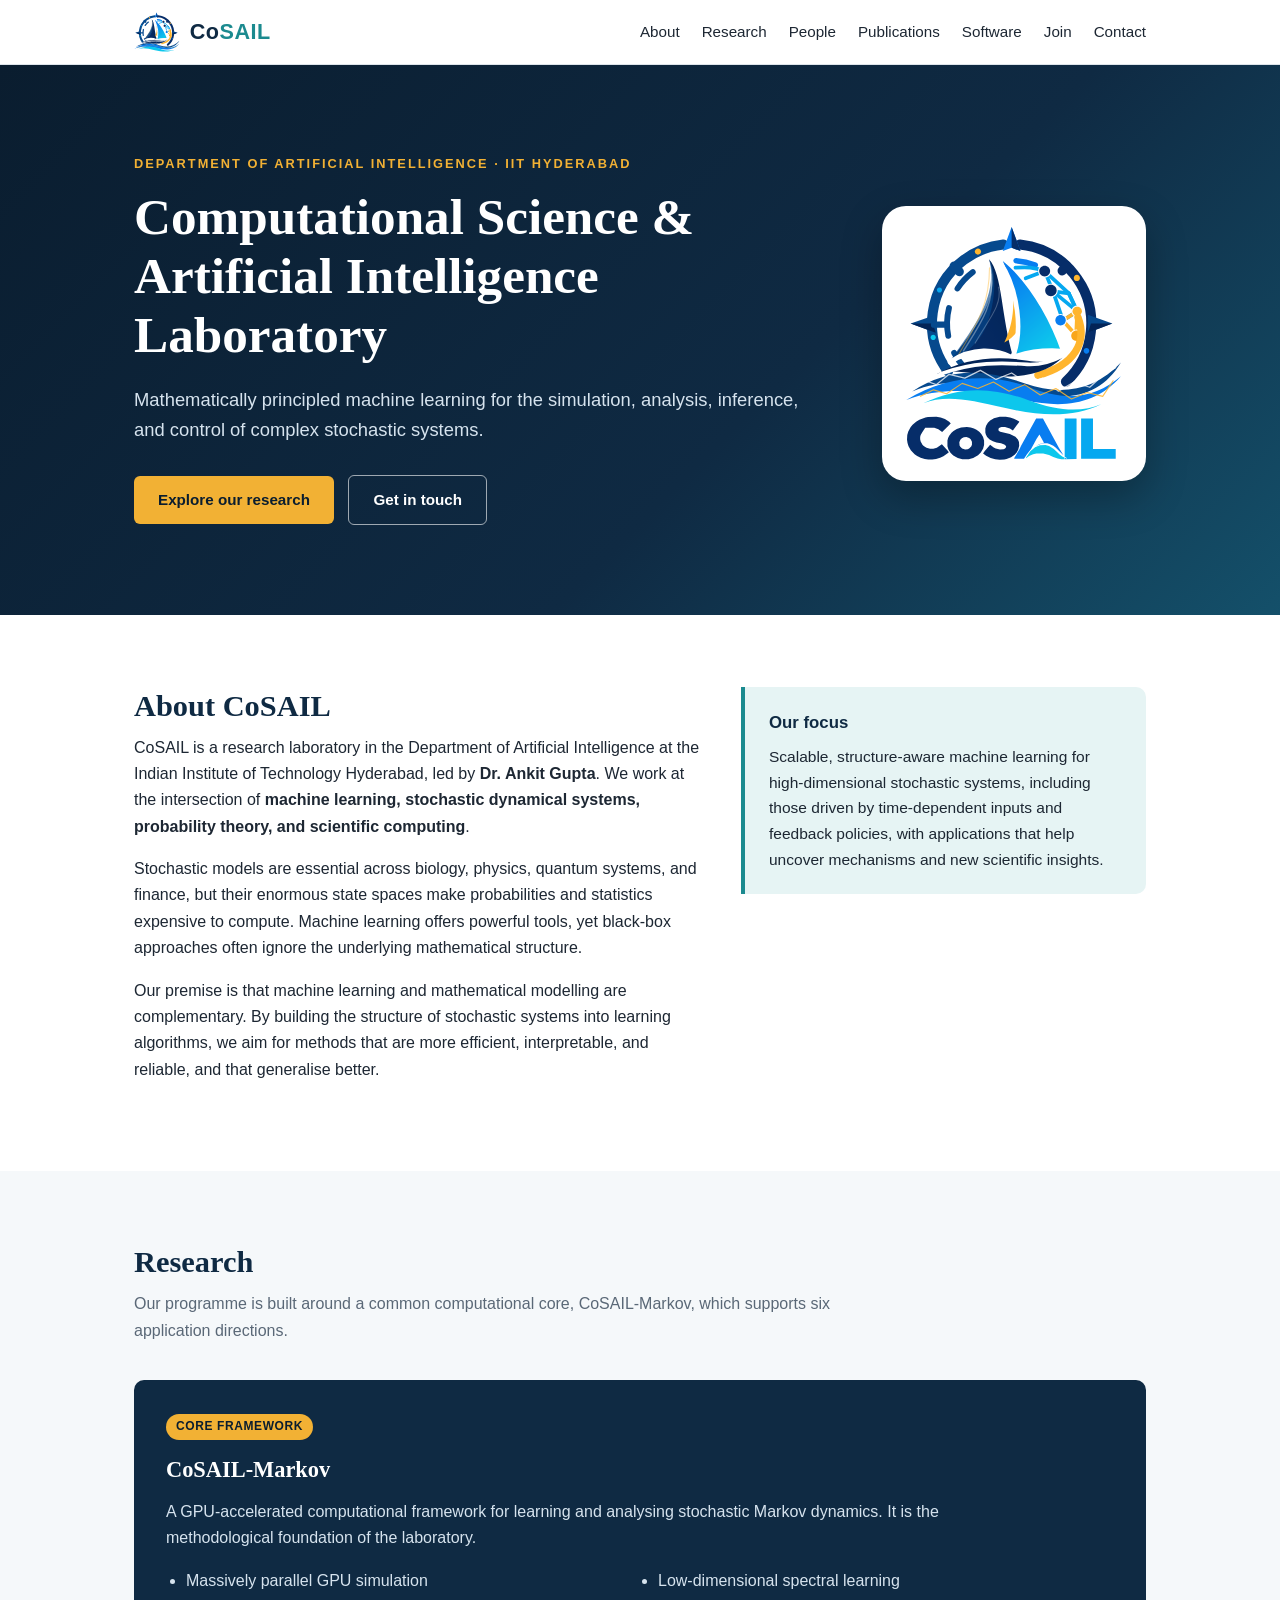
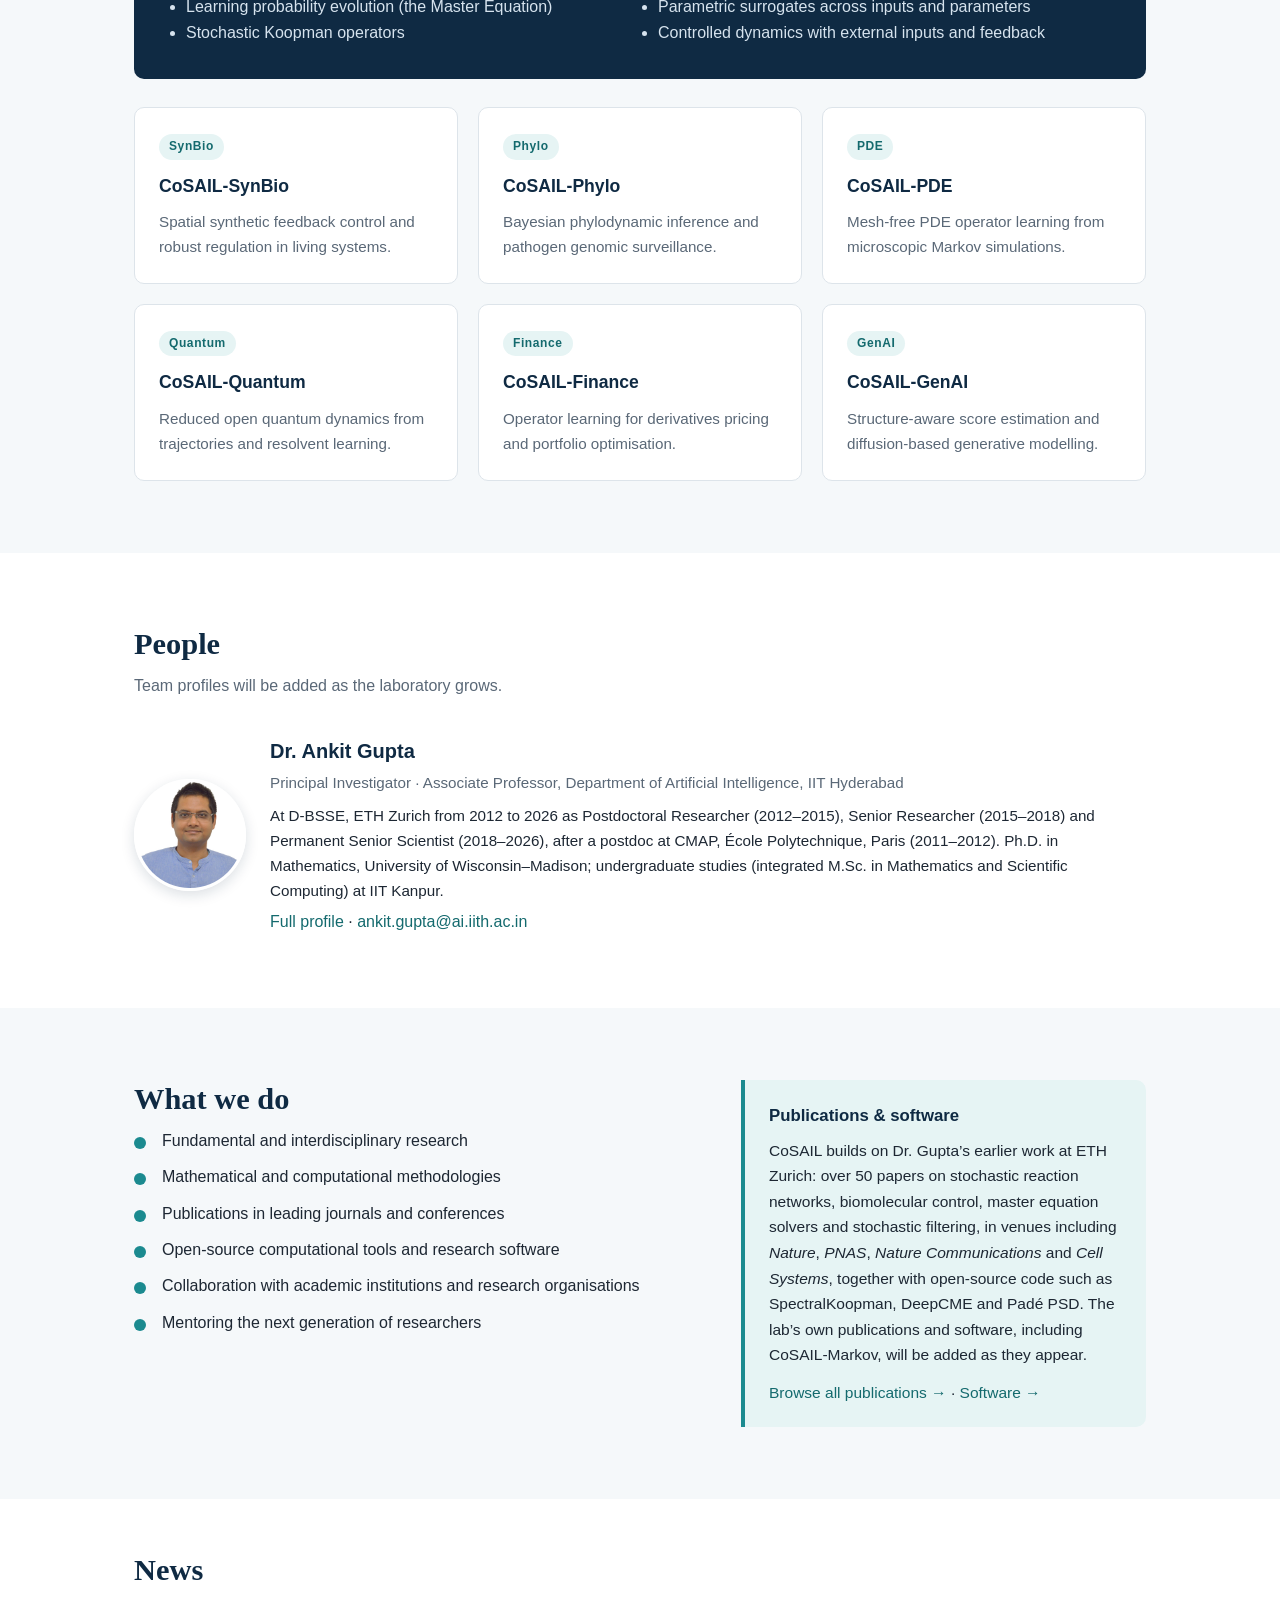
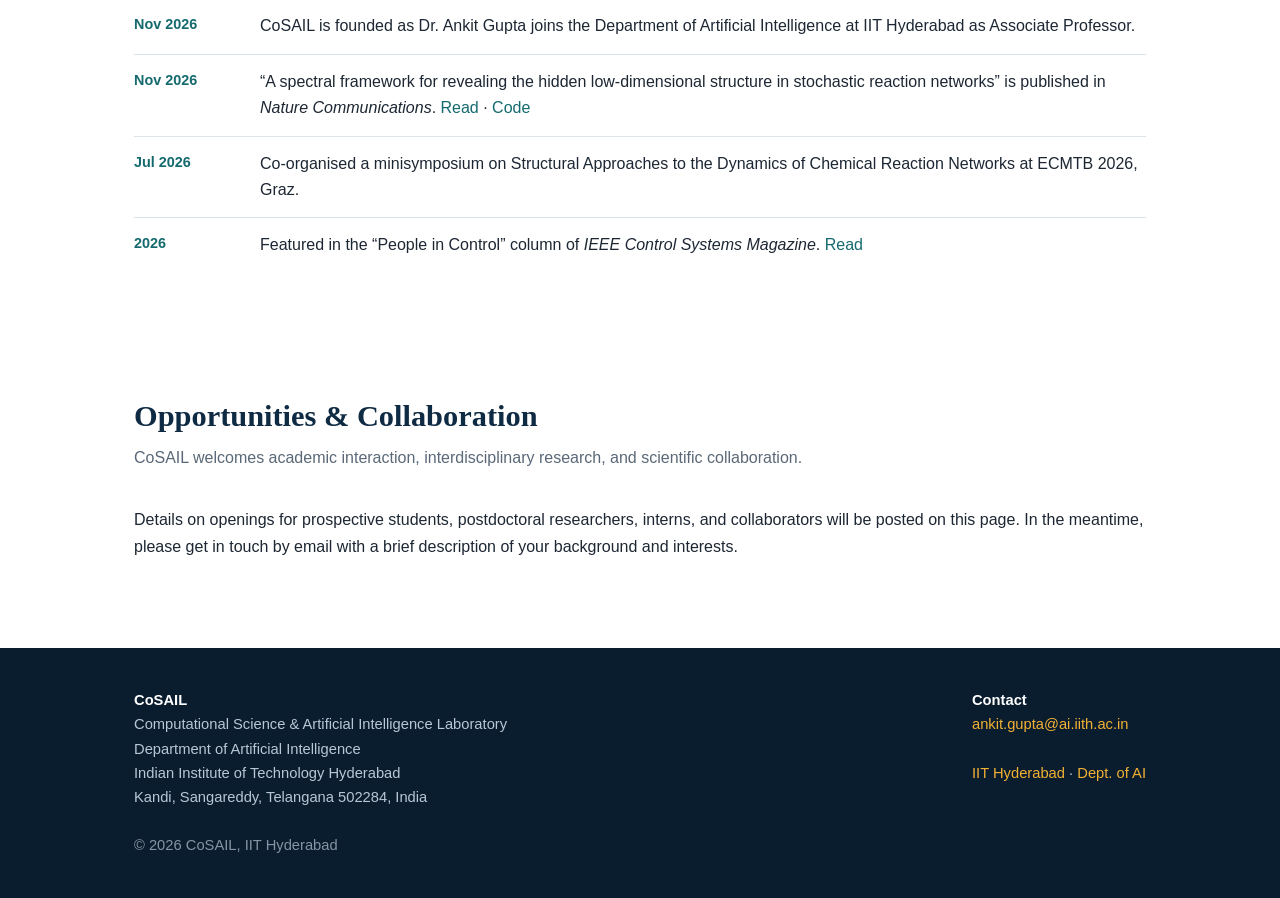
<file: index.html>
<!DOCTYPE html>
<html lang="en">
<head>
  <meta charset="utf-8">
  <meta name="viewport" content="width=device-width, initial-scale=1">
  <title>CoSAIL | Computational Science &amp; Artificial Intelligence Laboratory, IIT Hyderabad</title>
  <meta name="description" content="CoSAIL is a research laboratory in the Department of Artificial Intelligence, IIT Hyderabad, developing mathematically principled machine learning methods for stochastic dynamical systems.">
  <link rel="stylesheet" href="assets/css/style.css">
  <link rel="icon" type="image/svg+xml" href="assets/img/cosail-mark.svg">
  <link rel="icon" type="image/png" sizes="32x32" href="assets/img/favicon-32.png">
  <link rel="apple-touch-icon" href="assets/img/apple-touch-icon.png">
</head>
<body>

<header class="site">
  <div class="wrap">
    <a class="brand" href="index.html"><img class="brand-mark" src="assets/img/cosail-mark.svg" alt="" width="46" height="40">Co<span>SAIL</span></a>
    <nav aria-label="Main">
      <ul>
        <li><a href="#about">About</a></li>
        <li><a href="#research">Research</a></li>
        <li><a href="#people">People</a></li>
        <li><a href="publications.html">Publications</a></li>
        <li><a href="software.html">Software</a></li>
        <li><a href="#opportunities">Join</a></li>
        <li><a href="#contact">Contact</a></li>
      </ul>
    </nav>
  </div>
</header>

<main id="top">

  <section class="hero">
    <div class="wrap hero-grid">
      <div>
        <div class="eyebrow">Department of Artificial Intelligence &middot; IIT Hyderabad</div>
        <h1>Computational Science &amp; Artificial Intelligence Laboratory</h1>
        <p class="lead">
          Mathematically principled machine learning for the simulation, analysis,
          inference, and control of complex stochastic systems.
        </p>
        <a class="btn primary" href="#research">Explore our research</a>
        <a class="btn ghost" href="#contact">Get in touch</a>
      </div>
      <div class="hero-logo">
        <img src="assets/img/cosail-logo.svg" alt="CoSAIL logo" width="220" height="239">
      </div>
    </div>
  </section>

  <section id="about">
    <div class="wrap two-col">
      <div>
        <h2>About CoSAIL</h2>
        <p>
          CoSAIL is a research laboratory in the Department of Artificial Intelligence at the
          Indian Institute of Technology Hyderabad, led by <strong>Dr. Ankit Gupta</strong>.
          We work at the intersection of <strong>machine learning, stochastic dynamical systems,
          probability theory, and scientific computing</strong>.
        </p>
        <p>
          Stochastic models are essential across biology, physics, quantum systems, and finance,
          but their enormous state spaces make probabilities and statistics expensive to compute.
          Machine learning offers powerful tools, yet black-box approaches often ignore the
          underlying mathematical structure.
        </p>
        <p>
          Our premise is that machine learning and mathematical modelling are complementary.
          By building the structure of stochastic systems into learning algorithms, we aim for methods
          that are more efficient, interpretable, and reliable, and that generalise better.
        </p>
      </div>
      <aside class="callout">
        <h3>Our focus</h3>
        <p>
          Scalable, structure-aware machine learning for high-dimensional stochastic systems,
          including those driven by time-dependent inputs and feedback policies, with applications
          that help uncover mechanisms and new scientific insights.
        </p>
      </aside>
    </div>
  </section>

  <section id="research" class="alt">
    <div class="wrap">
      <h2>Research</h2>
      <p class="sub">
        Our programme is built around a common computational core, CoSAIL-Markov, which supports
        six application directions.
      </p>

      <div class="core">
        <span class="tag">CORE FRAMEWORK</span>
        <h3>CoSAIL-Markov</h3>
        <p>
          A GPU-accelerated computational framework for learning and analysing stochastic Markov
          dynamics. It is the methodological foundation of the laboratory.
        </p>
        <ul>
          <li>Massively parallel GPU simulation</li>
          <li>Learning probability evolution (the Master Equation)</li>
          <li>Stochastic Koopman operators</li>
          <li>Low-dimensional spectral learning</li>
          <li>Parametric surrogates across inputs and parameters</li>
          <li>Controlled dynamics with external inputs and feedback</li>
        </ul>
      </div>

      <div class="grid three">
        <article class="card">
          <span class="tag">SynBio</span>
          <h3>CoSAIL-SynBio</h3>
          <p>Spatial synthetic feedback control and robust regulation in living systems.</p>
        </article>
        <article class="card">
          <span class="tag">Phylo</span>
          <h3>CoSAIL-Phylo</h3>
          <p>Bayesian phylodynamic inference and pathogen genomic surveillance.</p>
        </article>
        <article class="card">
          <span class="tag">PDE</span>
          <h3>CoSAIL-PDE</h3>
          <p>Mesh-free PDE operator learning from microscopic Markov simulations.</p>
        </article>
        <article class="card">
          <span class="tag">Quantum</span>
          <h3>CoSAIL-Quantum</h3>
          <p>Reduced open quantum dynamics from trajectories and resolvent learning.</p>
        </article>
        <article class="card">
          <span class="tag">Finance</span>
          <h3>CoSAIL-Finance</h3>
          <p>Operator learning for derivatives pricing and portfolio optimisation.</p>
        </article>
        <article class="card">
          <span class="tag">GenAI</span>
          <h3>CoSAIL-GenAI</h3>
          <p>Structure-aware score estimation and diffusion-based generative modelling.</p>
        </article>
      </div>
    </div>
  </section>

  <section id="people">
    <div class="wrap">
      <h2>People</h2>
      <p class="sub">Team profiles will be added as the laboratory grows.</p>
      <div class="person">
        <a href="ankit-gupta.html"><img class="photo" src="assets/img/ankit-gupta.jpg" alt="Portrait of Dr. Ankit Gupta" width="112" height="112"></a>
        <div>
          <h3><a href="ankit-gupta.html" style="color:inherit;">Dr. Ankit Gupta</a></h3>
          <div class="role">Principal Investigator &middot; Associate Professor, Department of Artificial Intelligence, IIT Hyderabad</div>
          <p style="margin:0 0 6px;font-size:0.95rem;">At D-BSSE, ETH Zurich from 2012 to 2026 as Postdoctoral Researcher (2012&ndash;2015), Senior Researcher (2015&ndash;2018) and Permanent Senior Scientist (2018&ndash;2026), after a postdoc at CMAP, &Eacute;cole Polytechnique, Paris (2011&ndash;2012). Ph.D. in Mathematics, University of Wisconsin&ndash;Madison; undergraduate studies (integrated M.Sc. in Mathematics and Scientific Computing) at IIT Kanpur.</p>
          <a href="ankit-gupta.html">Full profile</a> &middot;
          <a href="mailto:ankit.gupta@ai.iith.ac.in">ankit.gupta@ai.iith.ac.in</a>
        </div>
      </div>
    </div>
  </section>

  <section class="alt">
    <div class="wrap two-col">
      <div>
        <h2>What we do</h2>
        <ul class="checks">
          <li>Fundamental and interdisciplinary research</li>
          <li>Mathematical and computational methodologies</li>
          <li>Publications in leading journals and conferences</li>
          <li>Open-source computational tools and research software</li>
          <li>Collaboration with academic institutions and research organisations</li>
          <li>Mentoring the next generation of researchers</li>
        </ul>
      </div>
      <div class="callout">
        <h3>Publications &amp; software</h3>
        <p style="margin-bottom:12px;">
          CoSAIL builds on Dr. Gupta&rsquo;s earlier work at ETH Zurich: over 50 papers on stochastic reaction
          networks, biomolecular control, master equation solvers and stochastic filtering, in venues including
          <em>Nature</em>, <em>PNAS</em>, <em>Nature Communications</em> and <em>Cell Systems</em>, together with
          open-source code such as SpectralKoopman, DeepCME and Pad&eacute; PSD. The lab&rsquo;s own publications
          and software, including CoSAIL-Markov, will be added as they appear.
        </p>
        <p><a href="publications.html">Browse all publications &rarr;</a> &middot; <a href="software.html">Software &rarr;</a></p>
      </div>
    </div>
  </section>

  <section id="news" class="tight">
    <div class="wrap">
      <h2>News</h2>
      <ul class="news">
        <li><time datetime="2026-11">Nov 2026</time><div>CoSAIL is founded as Dr. Ankit Gupta joins the Department of Artificial Intelligence at IIT Hyderabad as Associate Professor.</div></li>
        <li><time datetime="2026-11">Nov 2026</time><div>&ldquo;A spectral framework for revealing the hidden low-dimensional structure in stochastic reaction networks&rdquo; is published in <em>Nature Communications</em>. <a href="https://doi.org/10.1038/s41467-026-79229-7">Read</a> &middot; <a href="https://github.com/ankitgupta83/SpectralKoopman">Code</a></div></li>
        <li><time datetime="2026-07">Jul 2026</time><div>Co-organised a minisymposium on Structural Approaches to the Dynamics of Chemical Reaction Networks at ECMTB 2026, Graz.</div></li>
        <li><time datetime="2026">2026</time><div>Featured in the &ldquo;People in Control&rdquo; column of <em>IEEE Control Systems Magazine</em>. <a href="https://doi.org/10.1109/MCS.2025.3630015">Read</a></div></li>
      </ul>
    </div>
  </section>

  <section id="opportunities">
    <div class="wrap">
      <h2>Opportunities &amp; Collaboration</h2>
      <p class="sub">
        CoSAIL welcomes academic interaction, interdisciplinary research, and scientific collaboration.
      </p>
      <p>
        Details on openings for prospective students, postdoctoral researchers, interns, and
        collaborators will be posted on this page. In the meantime, please get in touch by email
        with a brief description of your background and interests.
      </p>
    </div>
  </section>

</main>

<footer id="contact">
  <div class="wrap foot">
    <div>
      <strong>CoSAIL</strong><br>
      Computational Science &amp; Artificial Intelligence Laboratory<br>
      Department of Artificial Intelligence<br>
      Indian Institute of Technology Hyderabad<br>
      Kandi, Sangareddy, Telangana 502284, India
    </div>
    <div>
      <strong>Contact</strong><br>
      <a href="mailto:ankit.gupta@ai.iith.ac.in">ankit.gupta@ai.iith.ac.in</a><br><br>
      <a href="https://www.iith.ac.in/">IIT Hyderabad</a> &middot;
      <a href="https://ai.iith.ac.in/">Dept. of AI</a>
    </div>
  </div>
  <div class="wrap copy">
    &copy; 2026 CoSAIL, IIT Hyderabad
  </div>
</footer>

</body>
</html>
</file>
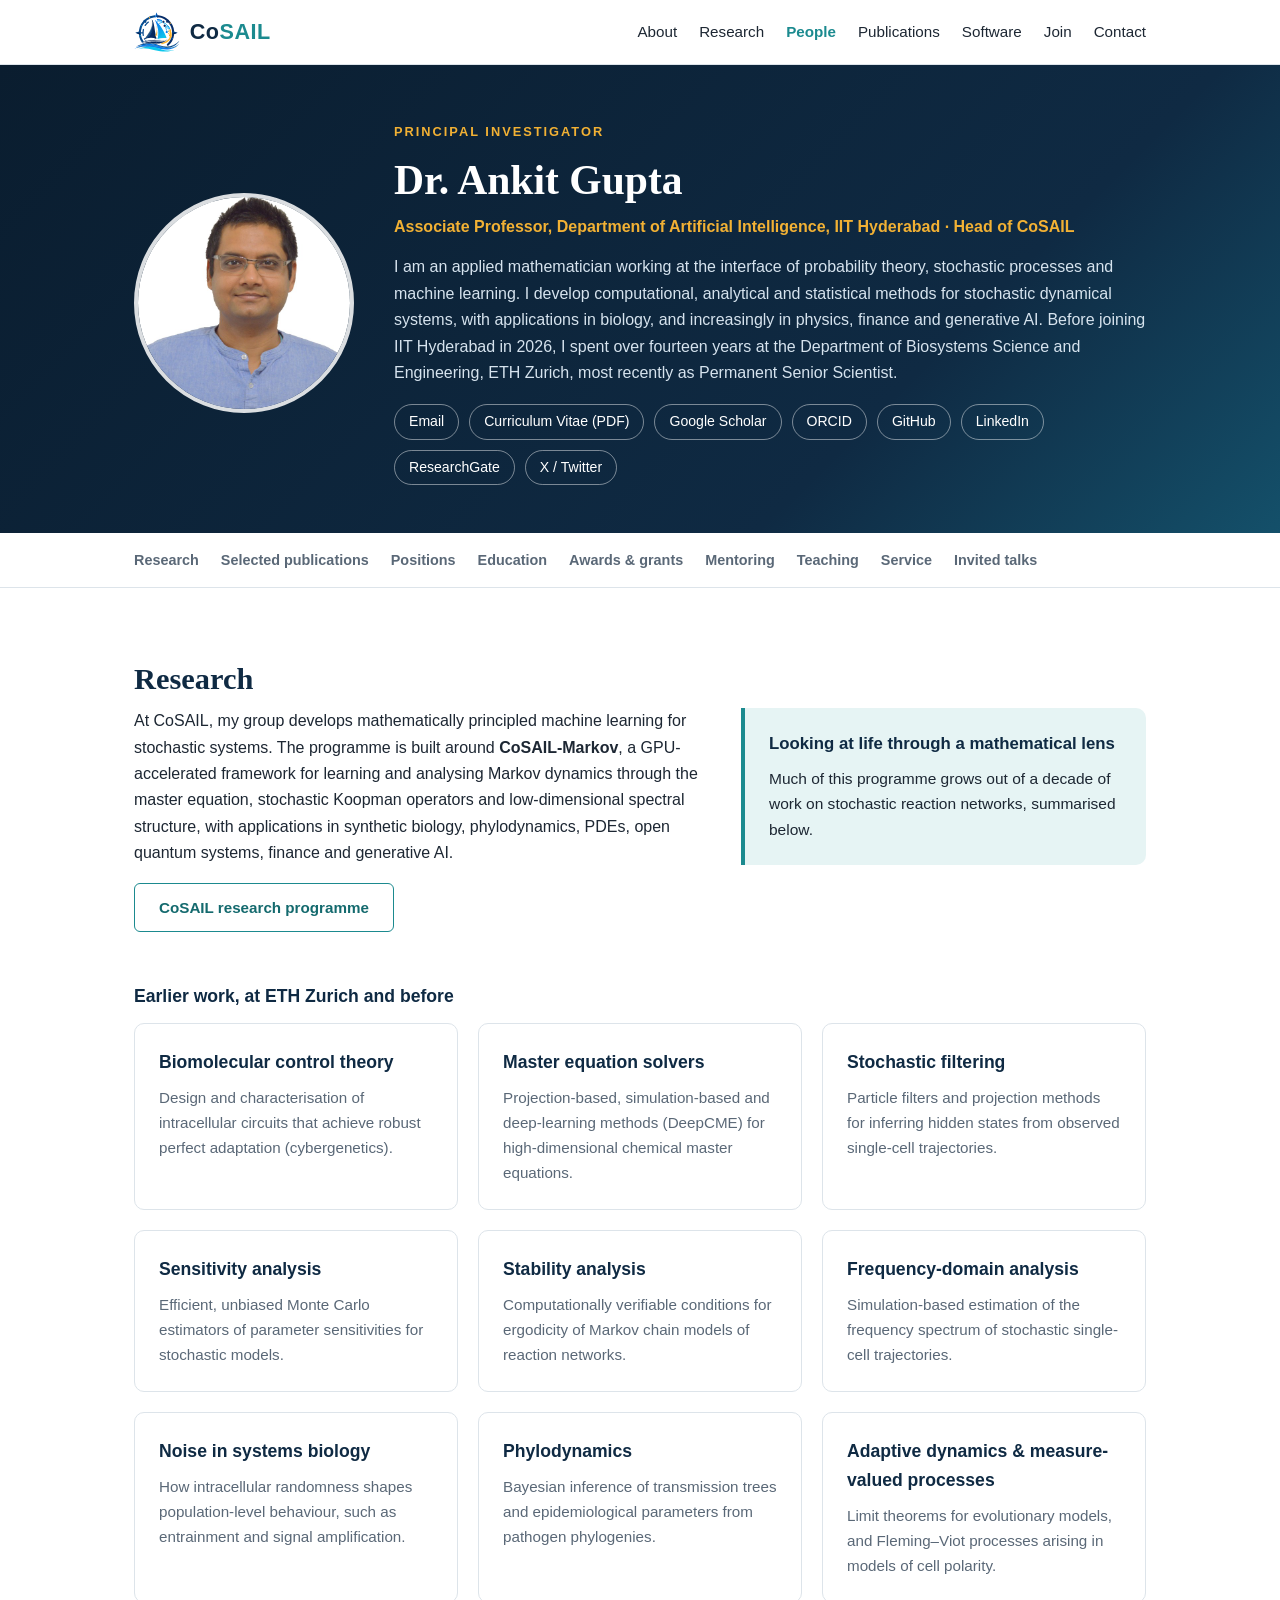
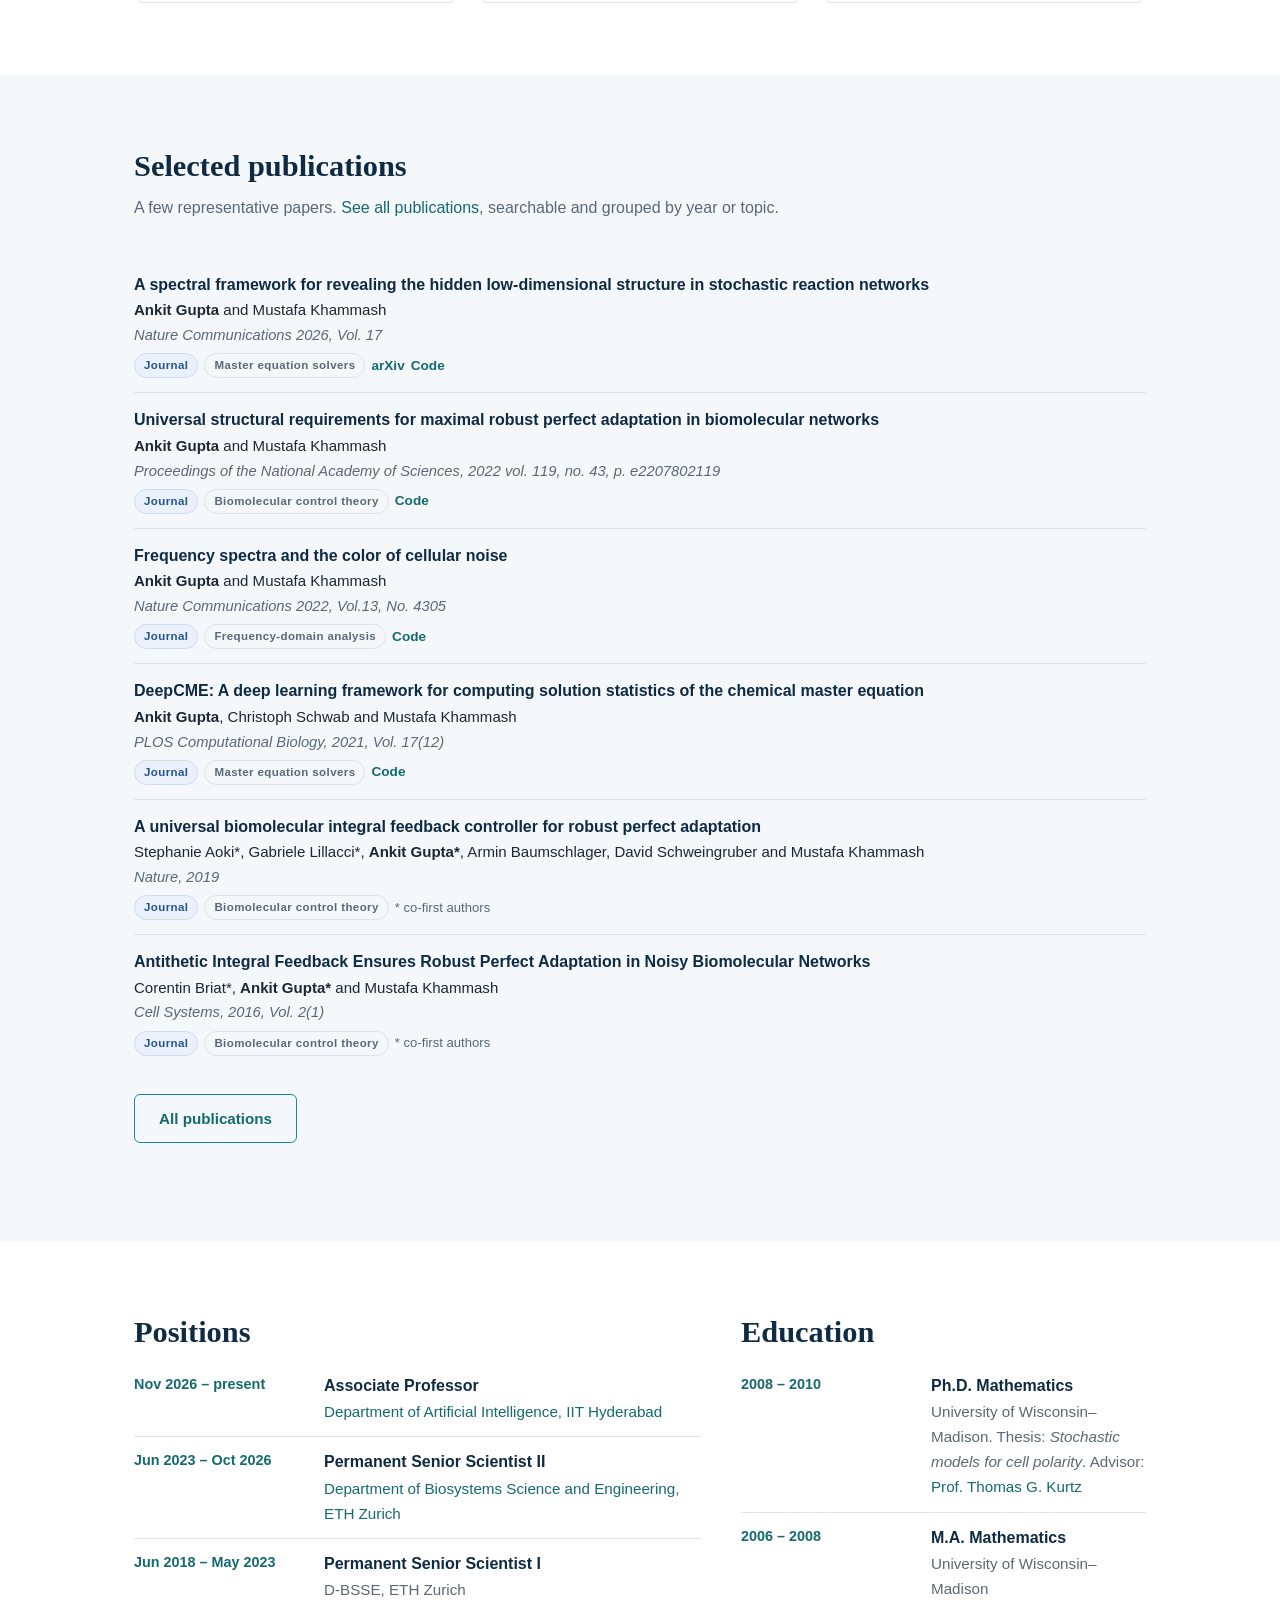
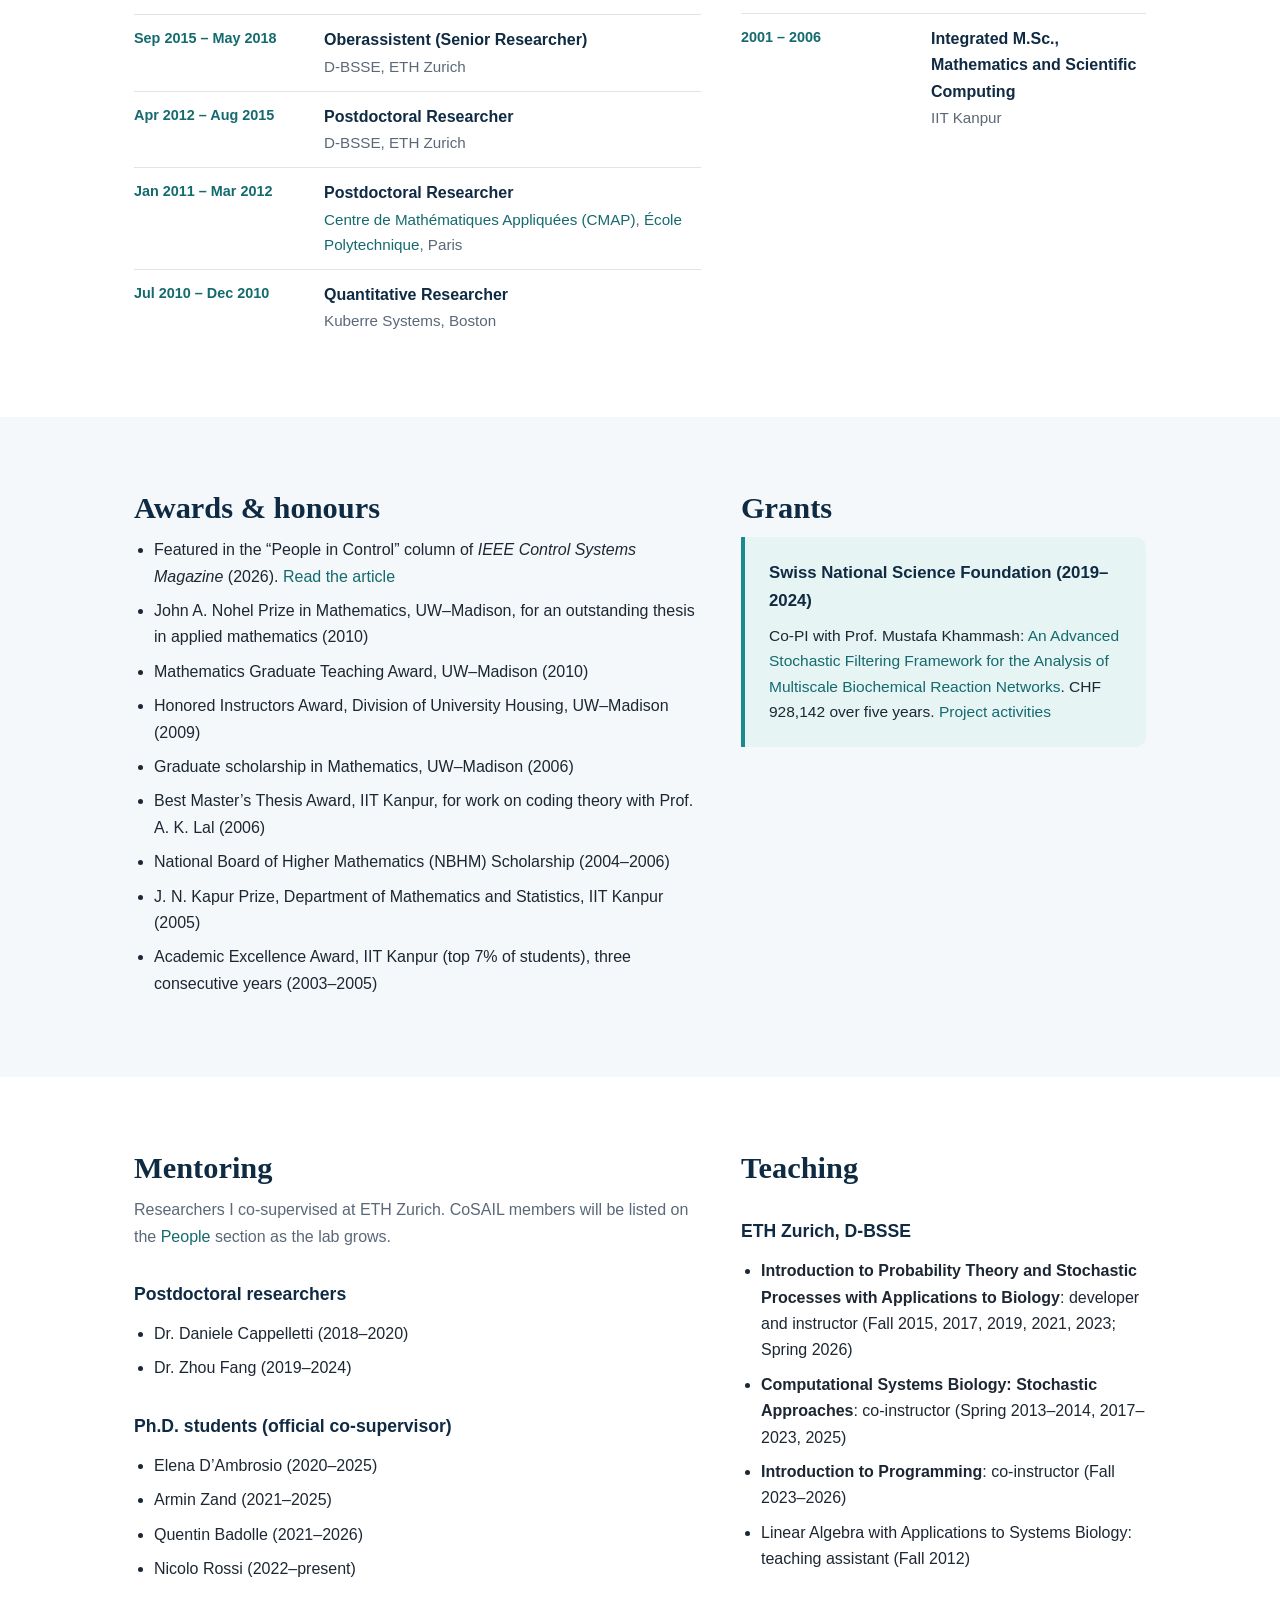
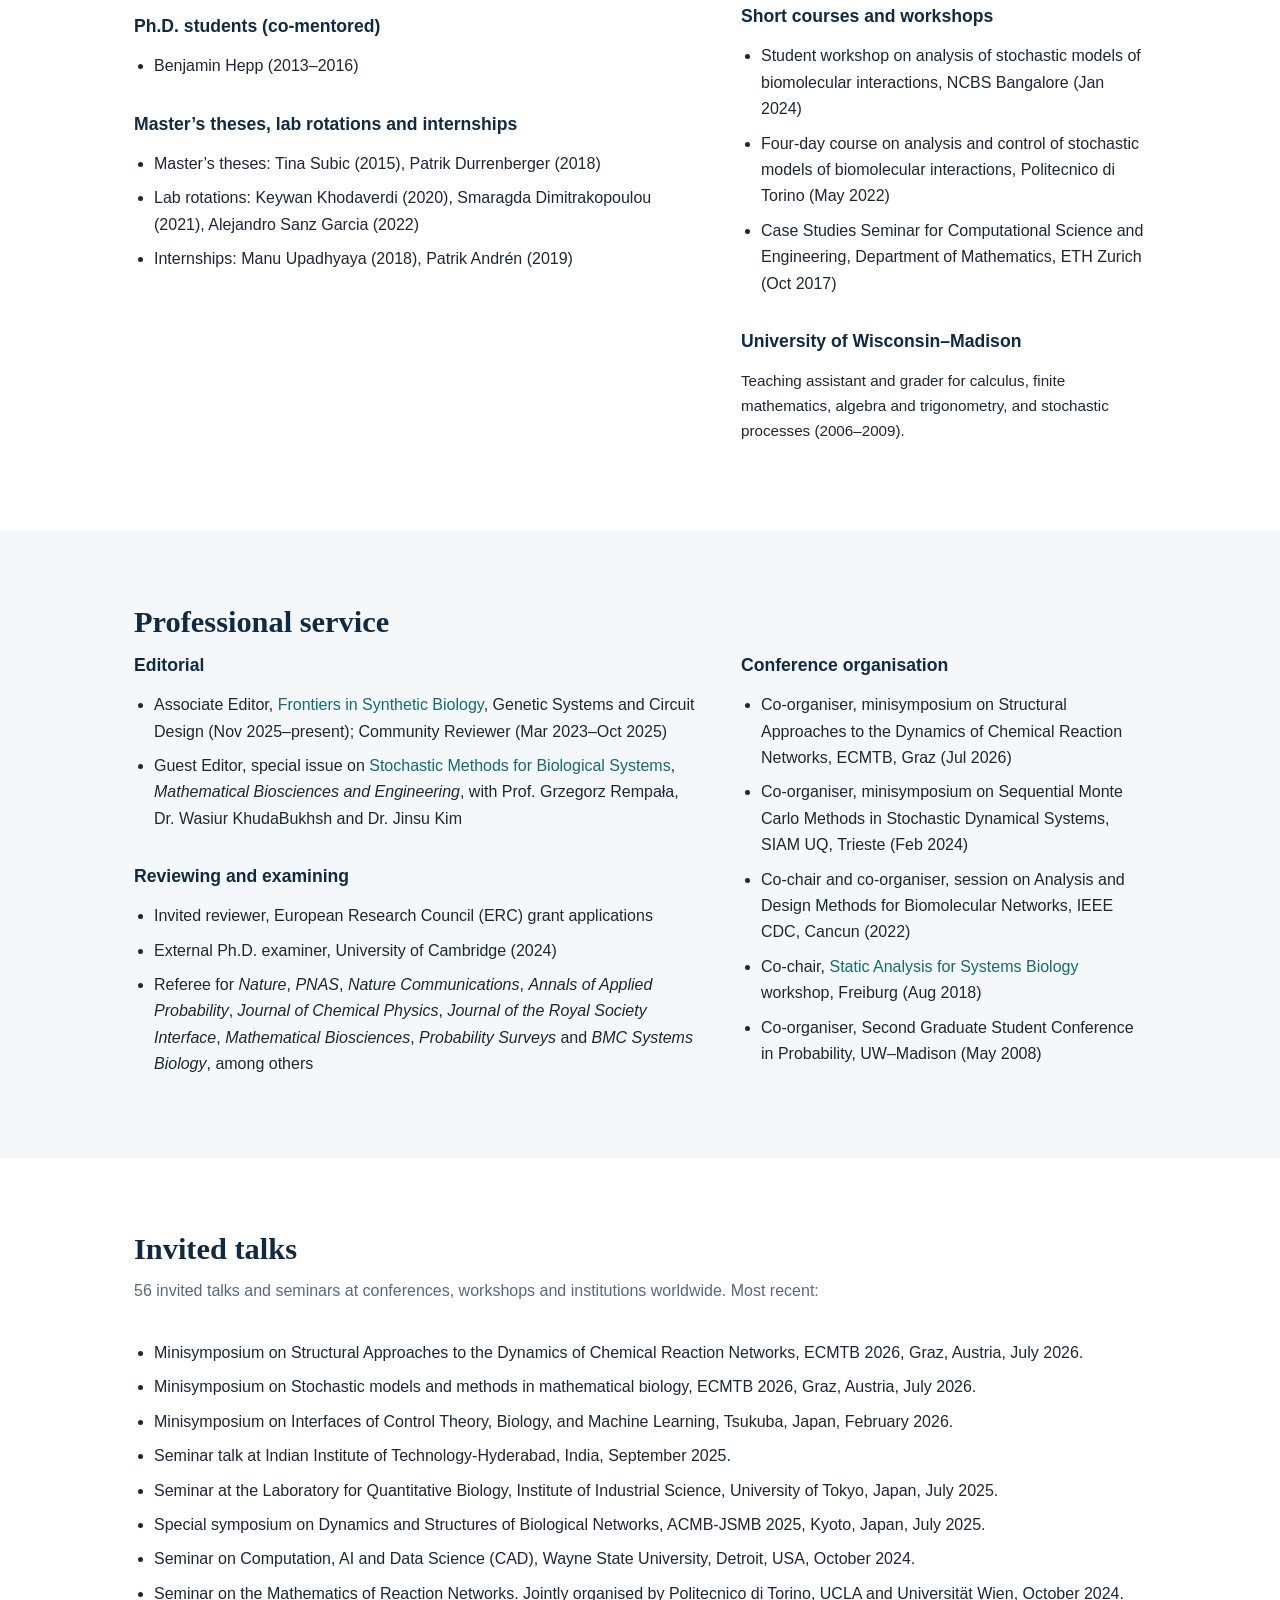
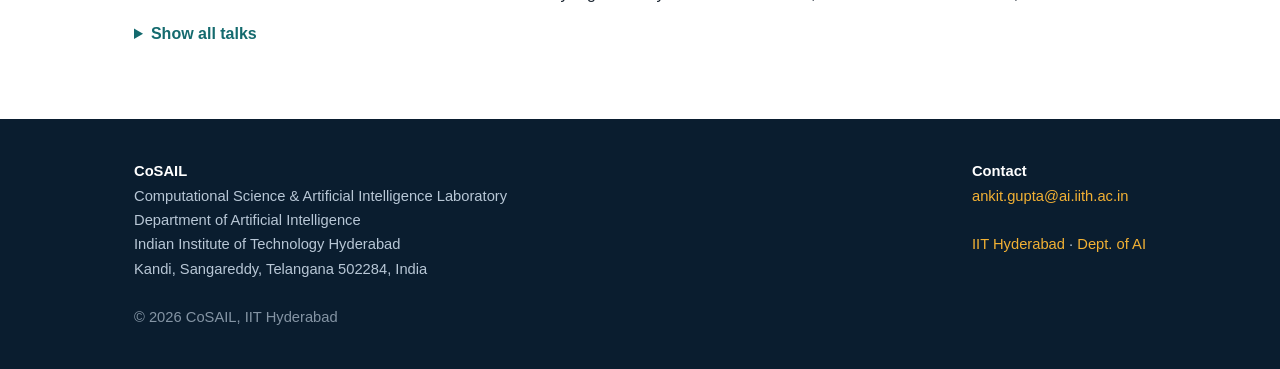
<file: ankit-gupta.html>
<!DOCTYPE html>
<html lang="en">
<head>
  <meta charset="utf-8">
  <meta name="viewport" content="width=device-width, initial-scale=1">
  <title>Ankit Gupta | CoSAIL, IIT Hyderabad</title>
  <meta name="description" content="Dr. Ankit Gupta, Associate Professor in the Department of Artificial Intelligence at IIT Hyderabad and head of CoSAIL. Probability, stochastic processes and machine learning for stochastic systems.">
  <link rel="stylesheet" href="assets/css/style.css">
  <link rel="icon" type="image/svg+xml" href="assets/img/cosail-mark.svg">
  <link rel="icon" type="image/png" sizes="32x32" href="assets/img/favicon-32.png">
  <link rel="apple-touch-icon" href="assets/img/apple-touch-icon.png">
</head>
<body>

<header class="site">
  <div class="wrap">
    <a class="brand" href="index.html"><img class="brand-mark" src="assets/img/cosail-mark.svg" alt="" width="46" height="40">Co<span>SAIL</span></a>
    <nav aria-label="Main">
      <ul>
        <li><a href="index.html#about">About</a></li>
        <li><a href="index.html#research">Research</a></li>
        <li><a href="index.html#people" aria-current="page">People</a></li>
        <li><a href="publications.html">Publications</a></li>
        <li><a href="software.html">Software</a></li>
        <li><a href="index.html#opportunities">Join</a></li>
        <li><a href="#contact">Contact</a></li>
      </ul>
    </nav>
  </div>
</header>

<main>
  <div class="page-head">
    <div class="wrap profile-head">
      <img src="assets/img/ankit-gupta.jpg" alt="Portrait of Dr. Ankit Gupta" width="220" height="220">
      <div>
        <div class="eyebrow">Principal Investigator</div>
        <h1>Dr. Ankit Gupta</h1>
        <p class="title">Associate Professor, Department of Artificial Intelligence, IIT Hyderabad &middot; Head of CoSAIL</p>
        <p>
          I am an applied mathematician working at the interface of probability theory, stochastic processes
          and machine learning. I develop computational, analytical and statistical methods for stochastic
          dynamical systems, with applications in biology, and increasingly in physics, finance and generative AI.
          Before joining IIT Hyderabad in 2026, I spent over fourteen years at the Department of Biosystems Science
          and Engineering, ETH Zurich, most recently as Permanent Senior Scientist.
        </p>
        <div class="links">
          <a href="mailto:ankit.gupta@ai.iith.ac.in">Email</a>
          <a href="assets/CV_AnkitGupta.pdf" target="_blank" rel="noopener">Curriculum Vitae (PDF)</a>
          <a href="https://scholar.google.com/citations?user=DVbAqGoAAAAJ&amp;hl=en" target="_blank" rel="noopener">Google Scholar</a>
          <a href="https://orcid.org/0000-0002-1054-6133" target="_blank" rel="noopener">ORCID</a>
          <a href="https://github.com/ankitgupta83" target="_blank" rel="noopener">GitHub</a>
          <a href="https://www.linkedin.com/in/drankitgupta" target="_blank" rel="noopener">LinkedIn</a>
          <a href="https://www.researchgate.net/profile/Ankit-Gupta-11" target="_blank" rel="noopener">ResearchGate</a>
          <a href="https://twitter.com/AnkitGuptaMath" target="_blank" rel="noopener">X / Twitter</a>
        </div>
      </div>
    </div>
  </div>

  <nav class="subnav" aria-label="On this page">
    <div class="wrap">
      <ul>
        <li><a href="#research-pi">Research</a></li>
        <li><a href="#selected">Selected publications</a></li>
        <li><a href="#positions">Positions</a></li>
        <li><a href="#education">Education</a></li>
        <li><a href="#awards">Awards &amp; grants</a></li>
        <li><a href="#mentoring">Mentoring</a></li>
        <li><a href="#teaching">Teaching</a></li>
        <li><a href="#service">Service</a></li>
        <li><a href="#talks">Invited talks</a></li>
      </ul>
    </div>
  </nav>

  <section id="research-pi">
    <div class="wrap">
      <h2>Research</h2>
      <div class="two-col" style="margin-bottom:40px;">
        <div>
          <p>
            At CoSAIL, my group develops mathematically principled machine learning for stochastic systems.
            The programme is built around <strong>CoSAIL-Markov</strong>, a GPU-accelerated framework for learning
            and analysing Markov dynamics through the master equation, stochastic Koopman operators and
            low-dimensional spectral structure, with applications in synthetic biology, phylodynamics, PDEs,
            open quantum systems, finance and generative AI.
          </p>
          <a class="btn outline" href="index.html#research">CoSAIL research programme</a>
        </div>
        <aside class="callout">
          <h3>Looking at life through a mathematical lens</h3>
          <p>Much of this programme grows out of a decade of work on stochastic reaction networks, summarised below.</p>
        </aside>
      </div>

      <h3 class="block">Earlier work, at ETH Zurich and before</h3>
      <div class="grid three">
        <article class="card">
          <h3>Biomolecular control theory</h3>
          <p>Design and characterisation of intracellular circuits that achieve robust perfect adaptation (cybergenetics).</p>
        </article>
        <article class="card">
          <h3>Master equation solvers</h3>
          <p>Projection-based, simulation-based and deep-learning methods (DeepCME) for high-dimensional chemical master equations.</p>
        </article>
        <article class="card">
          <h3>Stochastic filtering</h3>
          <p>Particle filters and projection methods for inferring hidden states from observed single-cell trajectories.</p>
        </article>
        <article class="card">
          <h3>Sensitivity analysis</h3>
          <p>Efficient, unbiased Monte Carlo estimators of parameter sensitivities for stochastic models.</p>
        </article>
        <article class="card">
          <h3>Stability analysis</h3>
          <p>Computationally verifiable conditions for ergodicity of Markov chain models of reaction networks.</p>
        </article>
        <article class="card">
          <h3>Frequency-domain analysis</h3>
          <p>Simulation-based estimation of the frequency spectrum of stochastic single-cell trajectories.</p>
        </article>
        <article class="card">
          <h3>Noise in systems biology</h3>
          <p>How intracellular randomness shapes population-level behaviour, such as entrainment and signal amplification.</p>
        </article>
        <article class="card">
          <h3>Phylodynamics</h3>
          <p>Bayesian inference of transmission trees and epidemiological parameters from pathogen phylogenies.</p>
        </article>
        <article class="card">
          <h3>Adaptive dynamics &amp; measure-valued processes</h3>
          <p>Limit theorems for evolutionary models, and Fleming&ndash;Viot processes arising in models of cell polarity.</p>
        </article>
      </div>
    </div>
  </section>

  <section id="selected" class="alt">
    <div class="wrap">
      <h2>Selected publications</h2>
      <p class="sub">A few representative papers. <a href="publications.html">See all publications</a>, searchable and grouped by year or topic.</p>
      <div id="selected-pubs"></div>
      <p style="margin-top:24px;"><a class="btn outline" href="publications.html">All publications</a></p>
    </div>
  </section>

  <section id="positions">
    <div class="wrap two-col">
      <div>
        <h2>Positions</h2>
        <ul class="timeline">
          <li><div class="when">Nov 2026 &ndash; present</div><div class="what"><strong>Associate Professor</strong><span><a href="https://ai.iith.ac.in/">Department of Artificial Intelligence</a>, <a href="https://www.iith.ac.in/">IIT Hyderabad</a></span></div></li>
          <li><div class="when">Jun 2023 &ndash; Oct 2026</div><div class="what"><strong>Permanent Senior Scientist II</strong><span><a href="https://bsse.ethz.ch/">Department of Biosystems Science and Engineering</a>, <a href="https://ethz.ch/en.html">ETH Zurich</a></span></div></li>
          <li><div class="when">Jun 2018 &ndash; May 2023</div><div class="what"><strong>Permanent Senior Scientist I</strong><span>D-BSSE, ETH Zurich</span></div></li>
          <li><div class="when">Sep 2015 &ndash; May 2018</div><div class="what"><strong>Oberassistent (Senior Researcher)</strong><span>D-BSSE, ETH Zurich</span></div></li>
          <li><div class="when">Apr 2012 &ndash; Aug 2015</div><div class="what"><strong>Postdoctoral Researcher</strong><span>D-BSSE, ETH Zurich</span></div></li>
          <li><div class="when">Jan 2011 &ndash; Mar 2012</div><div class="what"><strong>Postdoctoral Researcher</strong><span><a href="https://portail.polytechnique.edu/cmap/en">Centre de Mathématiques Appliquées (CMAP)</a>, <a href="https://www.polytechnique.edu/en">École Polytechnique</a>, Paris</span></div></li>
          <li><div class="when">Jul 2010 &ndash; Dec 2010</div><div class="what"><strong>Quantitative Researcher</strong><span>Kuberre Systems, Boston</span></div></li>
        </ul>
      </div>
      <div id="education">
        <h2>Education</h2>
        <ul class="timeline">
          <li><div class="when">2008 &ndash; 2010</div><div class="what"><strong>Ph.D. Mathematics</strong><span>University of Wisconsin&ndash;Madison. Thesis: <em>Stochastic models for cell polarity</em>. Advisor: <a href="https://people.math.wisc.edu/~kurtz/">Prof. Thomas G. Kurtz</a></span></div></li>
          <li><div class="when">2006 &ndash; 2008</div><div class="what"><strong>M.A. Mathematics</strong><span>University of Wisconsin&ndash;Madison</span></div></li>
          <li><div class="when">2001 &ndash; 2006</div><div class="what"><strong>Integrated M.Sc., Mathematics and Scientific Computing</strong><span>IIT Kanpur</span></div></li>
        </ul>
      </div>
    </div>
  </section>

  <section id="awards" class="alt">
    <div class="wrap two-col">
      <div>
        <h2>Awards &amp; honours</h2>
        <ul class="plain">
          <li>Featured in the &ldquo;People in Control&rdquo; column of <em>IEEE Control Systems Magazine</em> (2026). <a href="https://doi.org/10.1109/MCS.2025.3630015">Read the article</a></li>
          <li>John A. Nohel Prize in Mathematics, UW&ndash;Madison, for an outstanding thesis in applied mathematics (2010)</li>
          <li>Mathematics Graduate Teaching Award, UW&ndash;Madison (2010)</li>
          <li>Honored Instructors Award, Division of University Housing, UW&ndash;Madison (2009)</li>
          <li>Graduate scholarship in Mathematics, UW&ndash;Madison (2006)</li>
          <li>Best Master&rsquo;s Thesis Award, IIT Kanpur, for work on coding theory with Prof. A. K. Lal (2006)</li>
          <li>National Board of Higher Mathematics (NBHM) Scholarship (2004&ndash;2006)</li>
          <li>J. N. Kapur Prize, Department of Mathematics and Statistics, IIT Kanpur (2005)</li>
          <li>Academic Excellence Award, IIT Kanpur (top 7% of students), three consecutive years (2003&ndash;2005)</li>
        </ul>
      </div>
      <div>
        <h2>Grants</h2>
        <div class="callout">
          <h3>Swiss National Science Foundation (2019&ndash;2024)</h3>
          <p>Co-PI with Prof. Mustafa Khammash: <a href="https://data.snf.ch/grants/grant/182653">An Advanced Stochastic Filtering Framework for the Analysis of Multiscale Biochemical Reaction Networks</a>. CHF 928,142 over five years.
          <a href="https://zhoufang92.github.io/FilteringAlgorithmCTSB.github.io/">Project activities</a></p>
        </div>
      </div>
    </div>
  </section>

  <section id="mentoring">
    <div class="wrap two-col">
      <div>
        <h2>Mentoring</h2>
        <p class="sub" style="margin-bottom:20px;">Researchers I co-supervised at ETH Zurich. CoSAIL members will be listed on the <a href="index.html#people">People</a> section as the lab grows.</p>
        <h3 class="block">Postdoctoral researchers</h3>
        <ul class="plain">
          <li>Dr. Daniele Cappelletti (2018&ndash;2020)</li>
          <li>Dr. Zhou Fang (2019&ndash;2024)</li>
        </ul>
        <h3 class="block">Ph.D. students (official co-supervisor)</h3>
        <ul class="plain">
          <li>Elena D&rsquo;Ambrosio (2020&ndash;2025)</li>
          <li>Armin Zand (2021&ndash;2025)</li>
          <li>Quentin Badolle (2021&ndash;2026)</li>
          <li>Nicolo Rossi (2022&ndash;present)</li>
        </ul>
        <h3 class="block">Ph.D. students (co-mentored)</h3>
        <ul class="plain"><li>Benjamin Hepp (2013&ndash;2016)</li></ul>
        <h3 class="block">Master&rsquo;s theses, lab rotations and internships</h3>
        <ul class="plain">
          <li>Master&rsquo;s theses: Tina Subic (2015), Patrik Durrenberger (2018)</li>
          <li>Lab rotations: Keywan Khodaverdi (2020), Smaragda Dimitrakopoulou (2021), Alejandro Sanz Garcia (2022)</li>
          <li>Internships: Manu Upadhyaya (2018), Patrik Andrén (2019)</li>
        </ul>
      </div>
      <div id="teaching">
        <h2>Teaching</h2>
        <h3 class="block">ETH Zurich, D-BSSE</h3>
        <ul class="plain">
          <li><strong>Introduction to Probability Theory and Stochastic Processes with Applications to Biology</strong>: developer and instructor (Fall 2015, 2017, 2019, 2021, 2023; Spring 2026)</li>
          <li><strong>Computational Systems Biology: Stochastic Approaches</strong>: co-instructor (Spring 2013&ndash;2014, 2017&ndash;2023, 2025)</li>
          <li><strong>Introduction to Programming</strong>: co-instructor (Fall 2023&ndash;2026)</li>
          <li>Linear Algebra with Applications to Systems Biology: teaching assistant (Fall 2012)</li>
        </ul>
        <h3 class="block">Short courses and workshops</h3>
        <ul class="plain">
          <li>Student workshop on analysis of stochastic models of biomolecular interactions, NCBS Bangalore (Jan 2024)</li>
          <li>Four-day course on analysis and control of stochastic models of biomolecular interactions, Politecnico di Torino (May 2022)</li>
          <li>Case Studies Seminar for Computational Science and Engineering, Department of Mathematics, ETH Zurich (Oct 2017)</li>
        </ul>
        <h3 class="block">University of Wisconsin&ndash;Madison</h3>
        <p style="font-size:0.95rem;">Teaching assistant and grader for calculus, finite mathematics, algebra and trigonometry, and stochastic processes (2006&ndash;2009).</p>
      </div>
    </div>
  </section>

  <section id="service" class="alt">
    <div class="wrap">
      <h2>Professional service</h2>
      <div class="two-col">
      <div>
        <h3 class="block">Editorial</h3>
        <ul class="plain">
          <li>Associate Editor, <a href="https://www.frontiersin.org/journals/synthetic-biology">Frontiers in Synthetic Biology</a>, Genetic Systems and Circuit Design (Nov 2025&ndash;present); Community Reviewer (Mar 2023&ndash;Oct 2025)</li>
          <li>Guest Editor, special issue on <a href="https://www.aimspress.com/mbe/article/6007/special-articles">Stochastic Methods for Biological Systems</a>, <em>Mathematical Biosciences and Engineering</em>, with Prof. Grzegorz Rempa&#322;a, Dr. Wasiur KhudaBukhsh and Dr. Jinsu Kim</li>
        </ul>
        <h3 class="block">Reviewing and examining</h3>
        <ul class="plain">
          <li>Invited reviewer, European Research Council (ERC) grant applications</li>
          <li>External Ph.D. examiner, University of Cambridge (2024)</li>
          <li>Referee for <em>Nature</em>, <em>PNAS</em>, <em>Nature Communications</em>, <em>Annals of Applied Probability</em>, <em>Journal of Chemical Physics</em>, <em>Journal of the Royal Society Interface</em>, <em>Mathematical Biosciences</em>, <em>Probability Surveys</em> and <em>BMC Systems Biology</em>, among others</li>
        </ul>
      </div>
      <div>
        <h3 class="block">Conference organisation</h3>
        <ul class="plain">
          <li>Co-organiser, minisymposium on Structural Approaches to the Dynamics of Chemical Reaction Networks, ECMTB, Graz (Jul 2026)</li>
          <li>Co-organiser, minisymposium on Sequential Monte Carlo Methods in Stochastic Dynamical Systems, SIAM UQ, Trieste (Feb 2024)</li>
          <li>Co-chair and co-organiser, session on Analysis and Design Methods for Biomolecular Networks, IEEE CDC, Cancun (2022)</li>
          <li>Co-chair, <a href="https://staticanalysis.org/sas2018/sas2018.html">Static Analysis for Systems Biology</a> workshop, Freiburg (Aug 2018)</li>
          <li>Co-organiser, Second Graduate Student Conference in Probability, UW&ndash;Madison (May 2008)</li>
        </ul>
      </div>
      </div>
    </div>
  </section>

  <section id="talks">
    <div class="wrap">
      <h2>Invited talks</h2>
      <p class="sub">56 invited talks and seminars at conferences, workshops and institutions worldwide. Most recent:</p>
      <ul class="plain">
          <li>Minisymposium on Structural Approaches to the Dynamics of Chemical Reaction Networks, ECMTB 2026, Graz, Austria, July 2026.</li>
          <li>Minisymposium on Stochastic models and methods in mathematical biology, ECMTB 2026, Graz, Austria, July 2026.</li>
          <li>Minisymposium on Interfaces of Control Theory, Biology, and Machine Learning, Tsukuba, Japan, February 2026.</li>
          <li>Seminar talk at Indian Institute of Technology-Hyderabad, India, September 2025.</li>
          <li>Seminar at the Laboratory for Quantitative Biology, Institute of Industrial Science, University of Tokyo, Japan, July 2025.</li>
          <li>Special symposium on Dynamics and Structures of Biological Networks, ACMB-JSMB 2025, Kyoto, Japan, July 2025.</li>
          <li>Seminar on Computation, AI and Data Science (CAD), Wayne State University, Detroit, USA, October 2024.</li>
          <li>Seminar on the Mathematics of Reaction Networks. Jointly organised by Politecnico di Torino, UCLA and Universität Wien, October 2024.</li>
      </ul>
      <details class="more">
        <summary>Show all talks</summary>
        <ol class="talks">
          <li>Minisymposium on Structural Approaches to the Dynamics of Chemical Reaction Networks, ECMTB 2026, Graz, Austria, July 2026.</li>
          <li>Minisymposium on Stochastic models and methods in mathematical biology, ECMTB 2026, Graz, Austria, July 2026.</li>
          <li>Minisymposium on Interfaces of Control Theory, Biology, and Machine Learning, Tsukuba, Japan, February 2026.</li>
          <li>Seminar talk at Indian Institute of Technology-Hyderabad, India, September 2025.</li>
          <li>Seminar at the Laboratory for Quantitative Biology, Institute of Industrial Science, University of Tokyo, Japan, July 2025.</li>
          <li>Special symposium on Dynamics and Structures of Biological Networks, ACMB-JSMB 2025, Kyoto, Japan, July 2025.</li>
          <li>Seminar on Computation, AI and Data Science (CAD), Wayne State University, Detroit, USA, October 2024.</li>
          <li>Seminar on the Mathematics of Reaction Networks. Jointly organised by Politecnico di Torino, UCLA and Universität Wien, October 2024.</li>
          <li>16th International Conference on Monte Carlo and Quasi-Monte Carlo Methods in Scientific Computing, Waterloo, Canada, August 2024.</li>
          <li>SPT-CRN Workshop, Pula, Sardinia, Italy, June 2024.</li>
          <li>Seminar talk at the Indian Institute of Technology-Delhi, India, February 2024.</li>
          <li>Seminar talk at the Indian Institute of Technology, Madras, India, February 2024.</li>
          <li>DICE Conference at the Center for Computational Biology, Flatiron Institute, New York, USA, October 2023.</li>
          <li>Minisymposium on Structure and dynamics in complex biological systems, 10th International Congress on Industrial and Applied Mathematics (ICIAM), Tokyo, Japan, August 2023.</li>
          <li>Workshop on Stochastic Modeling and Data Analysis for Biological Systems, Institute for Basic Sciences, Daejeon, Korea, August 2023.</li>
          <li>14th International Conference on Monte Carlo Methods and Applications, Paris, France, June 2023.</li>
          <li>Minisymposium on Applications of Chemical Reactions Networks in Micro and Macro Biological Models, SIAM Conference on Applications of Dynamical Systems, Portland, Oregon USA, May 2023.</li>
          <li>Basel Computational Biology Seminar, Biozentrum, April 2023.</li>
          <li>IEEE Conference on Decision and Control (CDC), Cancun, Mexico, 2022.</li>
          <li>Department Seminar. Department of Biosystems Science and Engineering, ETH Zürich, October 2022.</li>
          <li>Stochastic systems seminar. Department of Mathematics, University of California San Diego, January 2022.</li>
          <li>Workshop on Limits and control of stochastic reaction networks, American Institute of Mathematics (AIM), July 2021.</li>
          <li>Minisymposium on Statistical inference for biological processes, reaction networks and epidemics 63rd ISI World Statistics Congress 2021, June 2021.</li>
          <li>Minisymposium on Stochastic methods for biochemical reaction networks, Society for Mathematical Biology, June 2021.</li>
          <li>Minisymposium on Applications of Stochastic Reaction Networks, SIAM Conference on Applications of Dynamical Systems, May 2021.</li>
          <li>Biomathematics Seminar, Imperial College, London, United Kingdom, March 2021.</li>
          <li>Seminar on the Mathematics of Reaction Networks. Jointly organized by Politecnico di Torino, University of Copenhagen and Universität Wien. December 2020.</li>
          <li>Minisymposium on Stochastic methods for epidemiology and biochemical reaction networks, Society for Mathematical Biology, August 2020.</li>
          <li>25th IFAC World Congress, Berlin, Germany, 2020.</li>
          <li>IEEE Conference on Decision and Control (CDC), Nice, France, December 2019.</li>
          <li>Hausdorff Center for Mathematics, Bonn, Germany, November 2019.</li>
          <li>European Control Conference, Naples, Italy, June 2019.</li>
          <li>New Vistas in Computational Systems and Synthetic Biology, Vigo, Spain, May 2019.</li>
          <li>Session on Stochastic Models for Biochemical Reaction Networks, SIAM Conference on the Life Sciences, Minneapolis, August, 2018.</li>
          <li>Symposium on Multiscale modelling and Simulations of Stochastic Systems in Biology, ECMTB, Lisbon, 2018.</li>
          <li>Department of Mathematics, University of Maryland, Baltimore-County, February 2018.</li>
          <li>Conference on Ancestral lines in populations under selection, Goethe University, Frankfurt, Germany, November 2017.</li>
          <li>Workshop on Population models and reaction systems, Oberwolfach, Germany, June 2017.</li>
          <li>Workshop on Mathematical Analysis of Biological Interaction Networks, BIRS, Banff, Canada, June 2017.</li>
          <li>Conference on PDMPs &ndash; Theory and Applications, Seillac, France, May 2017.</li>
          <li>World Congress in Probability and Statistics, Fields Institute, Toronto, July 2016.</li>
          <li>Schweizer Numerik Kolloquium, Fribourg, April 2016.</li>
          <li>Isaac Newton Institute for Mathematical Sciences, Cambridge University, April 2016.</li>
          <li>Probability Seminar, Indian Statistical Institute, Delhi, January 2016.</li>
          <li>Uncertainty Quantification Workshop, KAUST, Saudi Arabia, January 2016.</li>
          <li>Mathematical Trends in Reaction Network Theory, Copenhagen, Denmark, July 2015.</li>
          <li>19th IFAC World Congress, Cape Town, South Africa, 2014.</li>
          <li>Probability Seminar, Indian Statistical Institute, Kolkata, July 2014.</li>
          <li>Institute of Science and Technology (IST), Vienna, Austria, April 2014.</li>
          <li>Colloquium at TIFR Centre for Applicable Mathematics, Bangalore, October 2013.</li>
          <li>Bangalore Probability Seminar, Indian Statistical Institute, Bangalore, October 2013.</li>
          <li>BISON Seminar. Automatic Control Laboratory, ETH Zurich, June 2013.</li>
          <li>(Poster presentation) Mathematical Biosciences Institute, Ohio, October 2011.</li>
          <li>ANR-MANEGE Meeting, University of Jussieu, Paris, October 2011.</li>
          <li>Probability seminar at Ecole Polytechnique, Paris, January 2011.</li>
          <li>Altschuler and Wu Lab, Green Comprehensive Center for Computational and Systems Biology, University of Texas Southwestern Medical Center, Dallas, August 2009.</li>
        </ol>
      </details>
    </div>
  </section>
</main>

<footer id="contact">
  <div class="wrap foot">
    <div>
      <strong>CoSAIL</strong><br>
      Computational Science &amp; Artificial Intelligence Laboratory<br>
      Department of Artificial Intelligence<br>
      Indian Institute of Technology Hyderabad<br>
      Kandi, Sangareddy, Telangana 502284, India
    </div>
    <div>
      <strong>Contact</strong><br>
      <a href="mailto:ankit.gupta@ai.iith.ac.in">ankit.gupta@ai.iith.ac.in</a><br><br>
      <a href="https://www.iith.ac.in/">IIT Hyderabad</a> &middot;
      <a href="https://ai.iith.ac.in/">Dept. of AI</a>
    </div>
  </div>
  <div class="wrap copy">&copy; 2026 CoSAIL, IIT Hyderabad</div>
</footer>

<script src="assets/js/publications-data.js"></script>
<script src="assets/js/publications.js"></script>
</body>
</html>
</file>
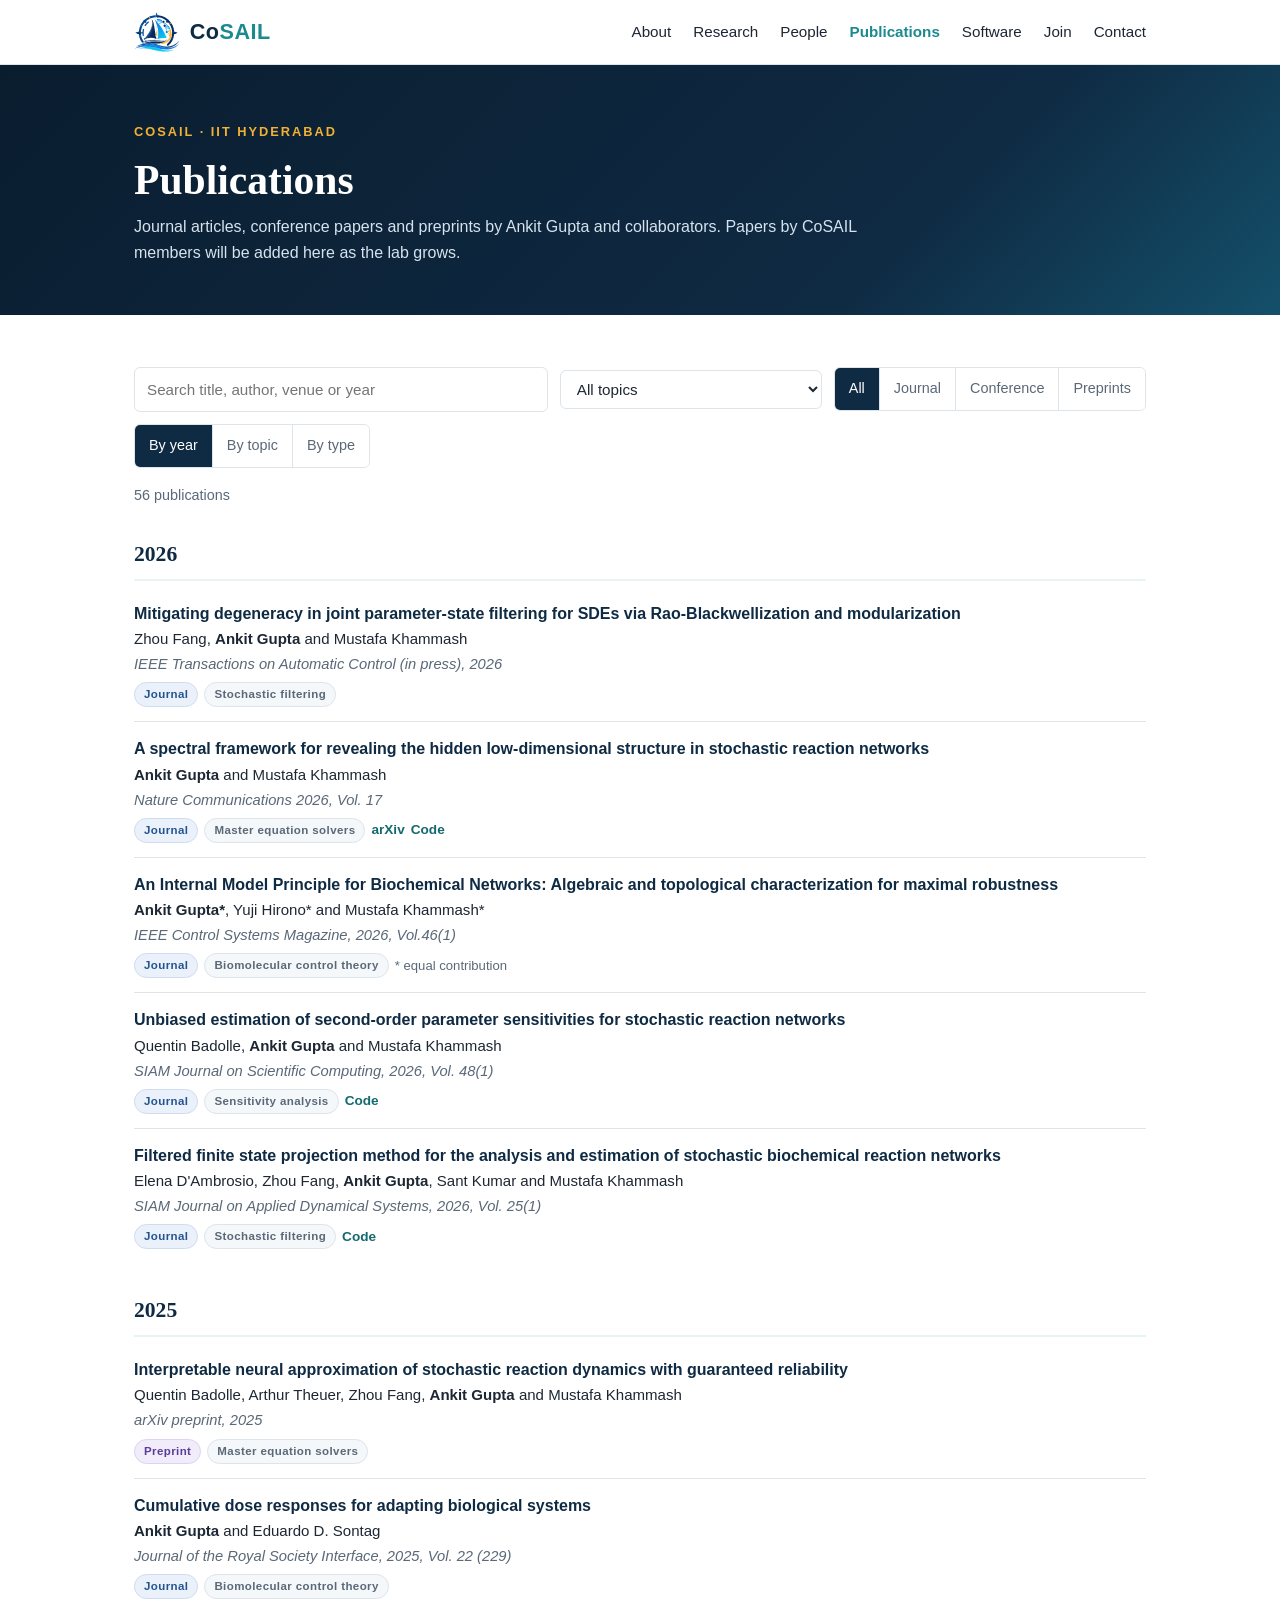
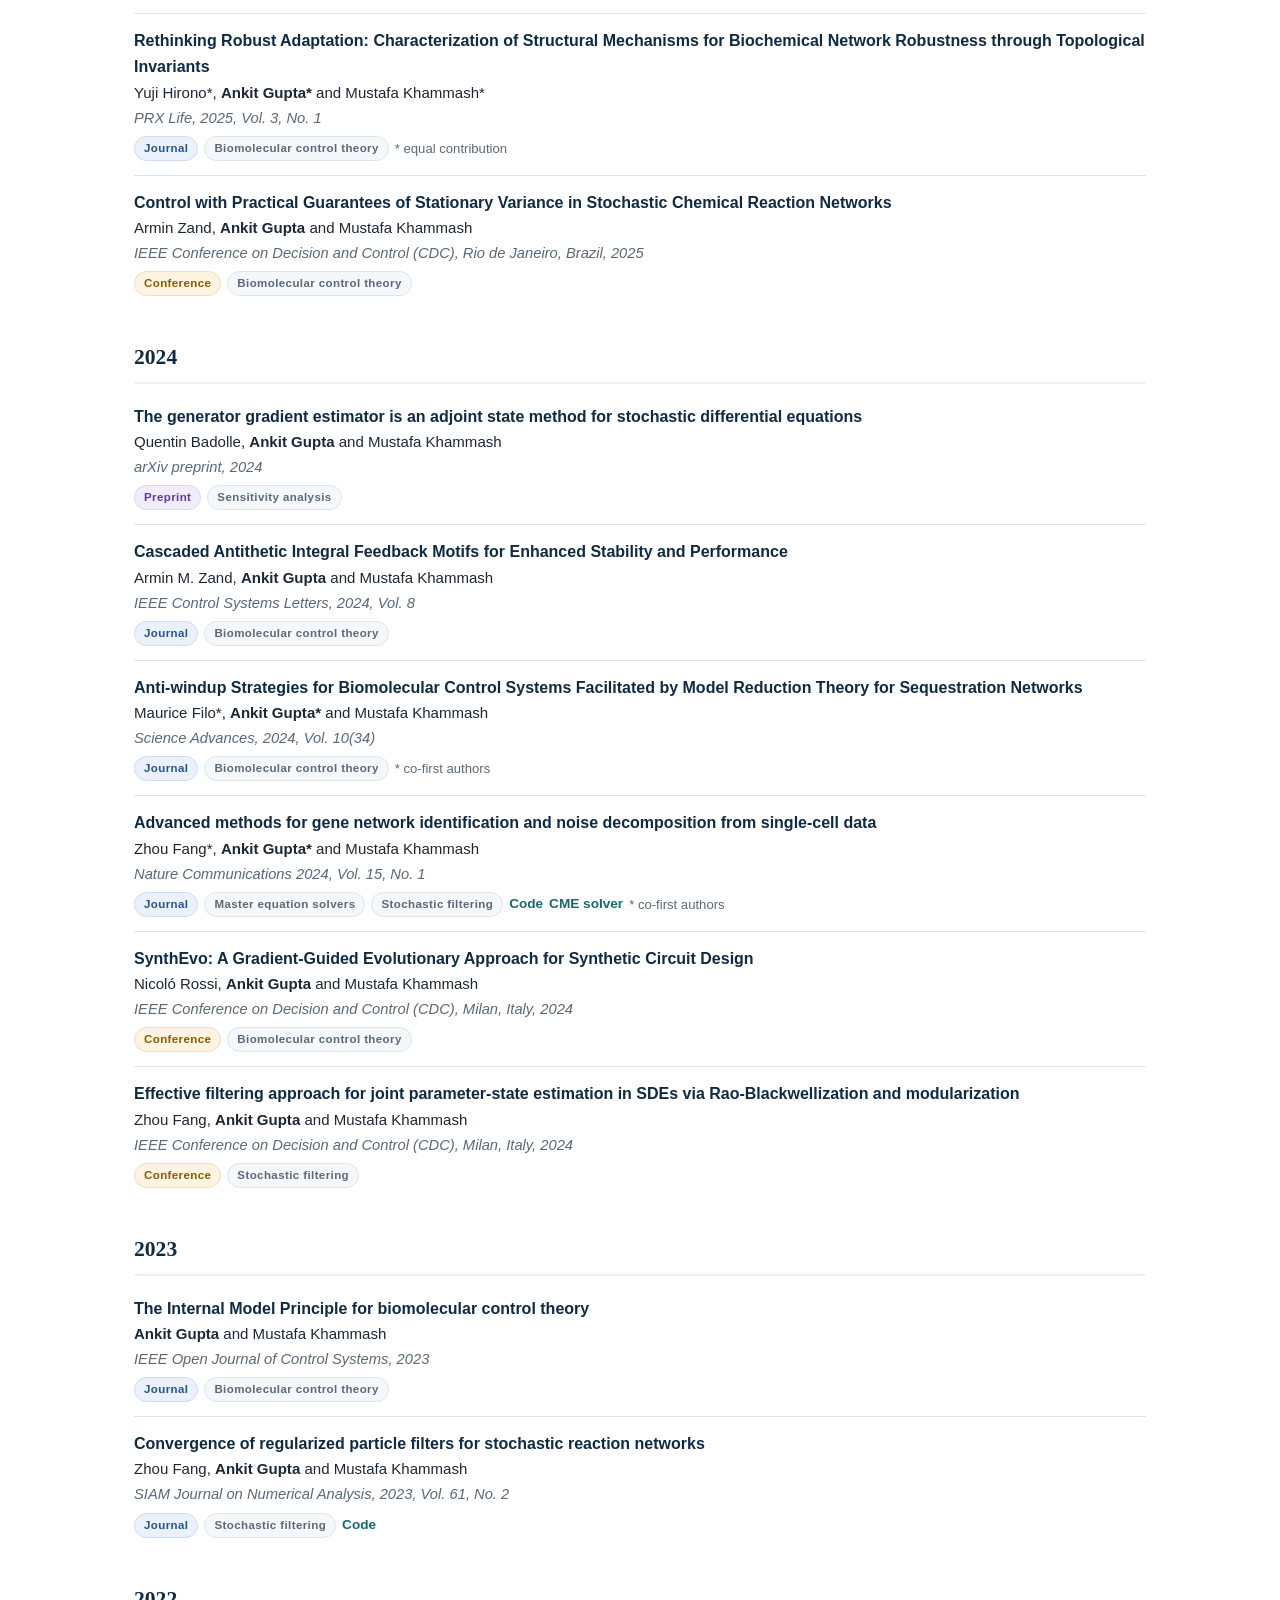
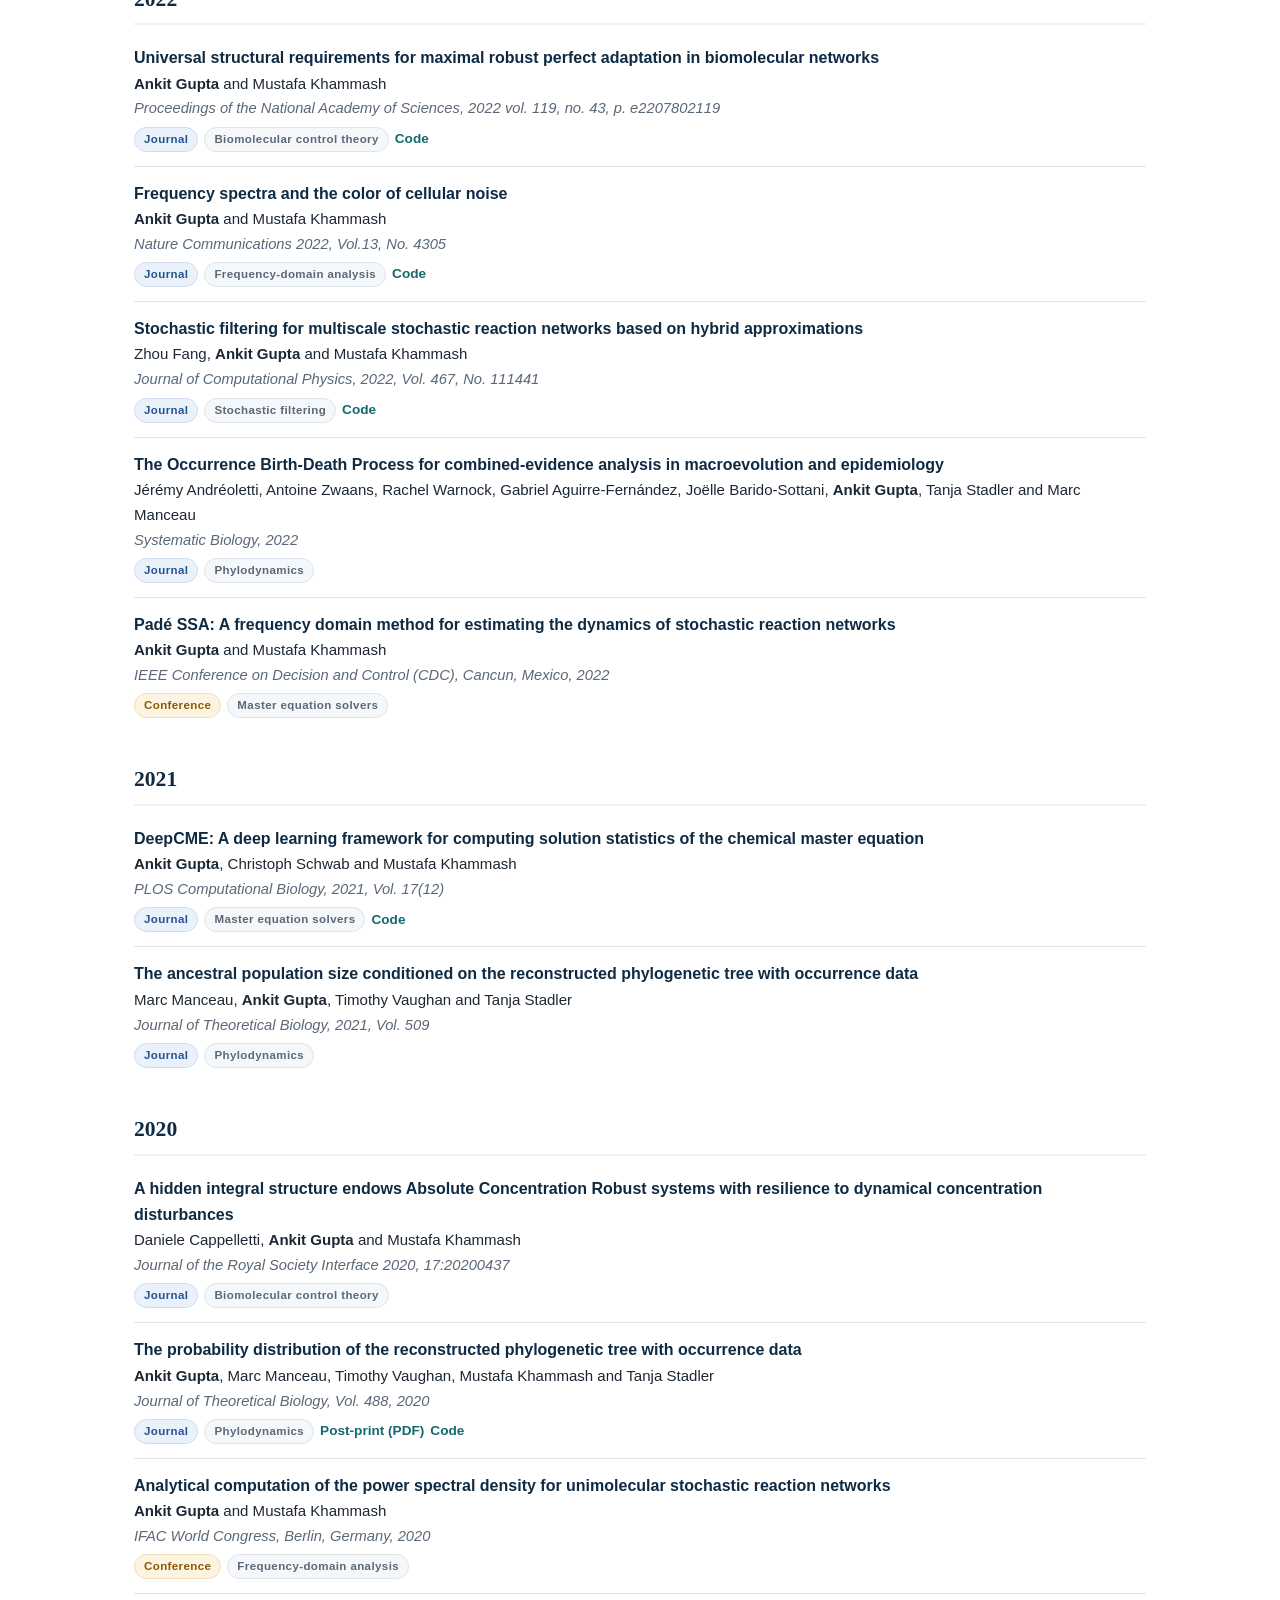
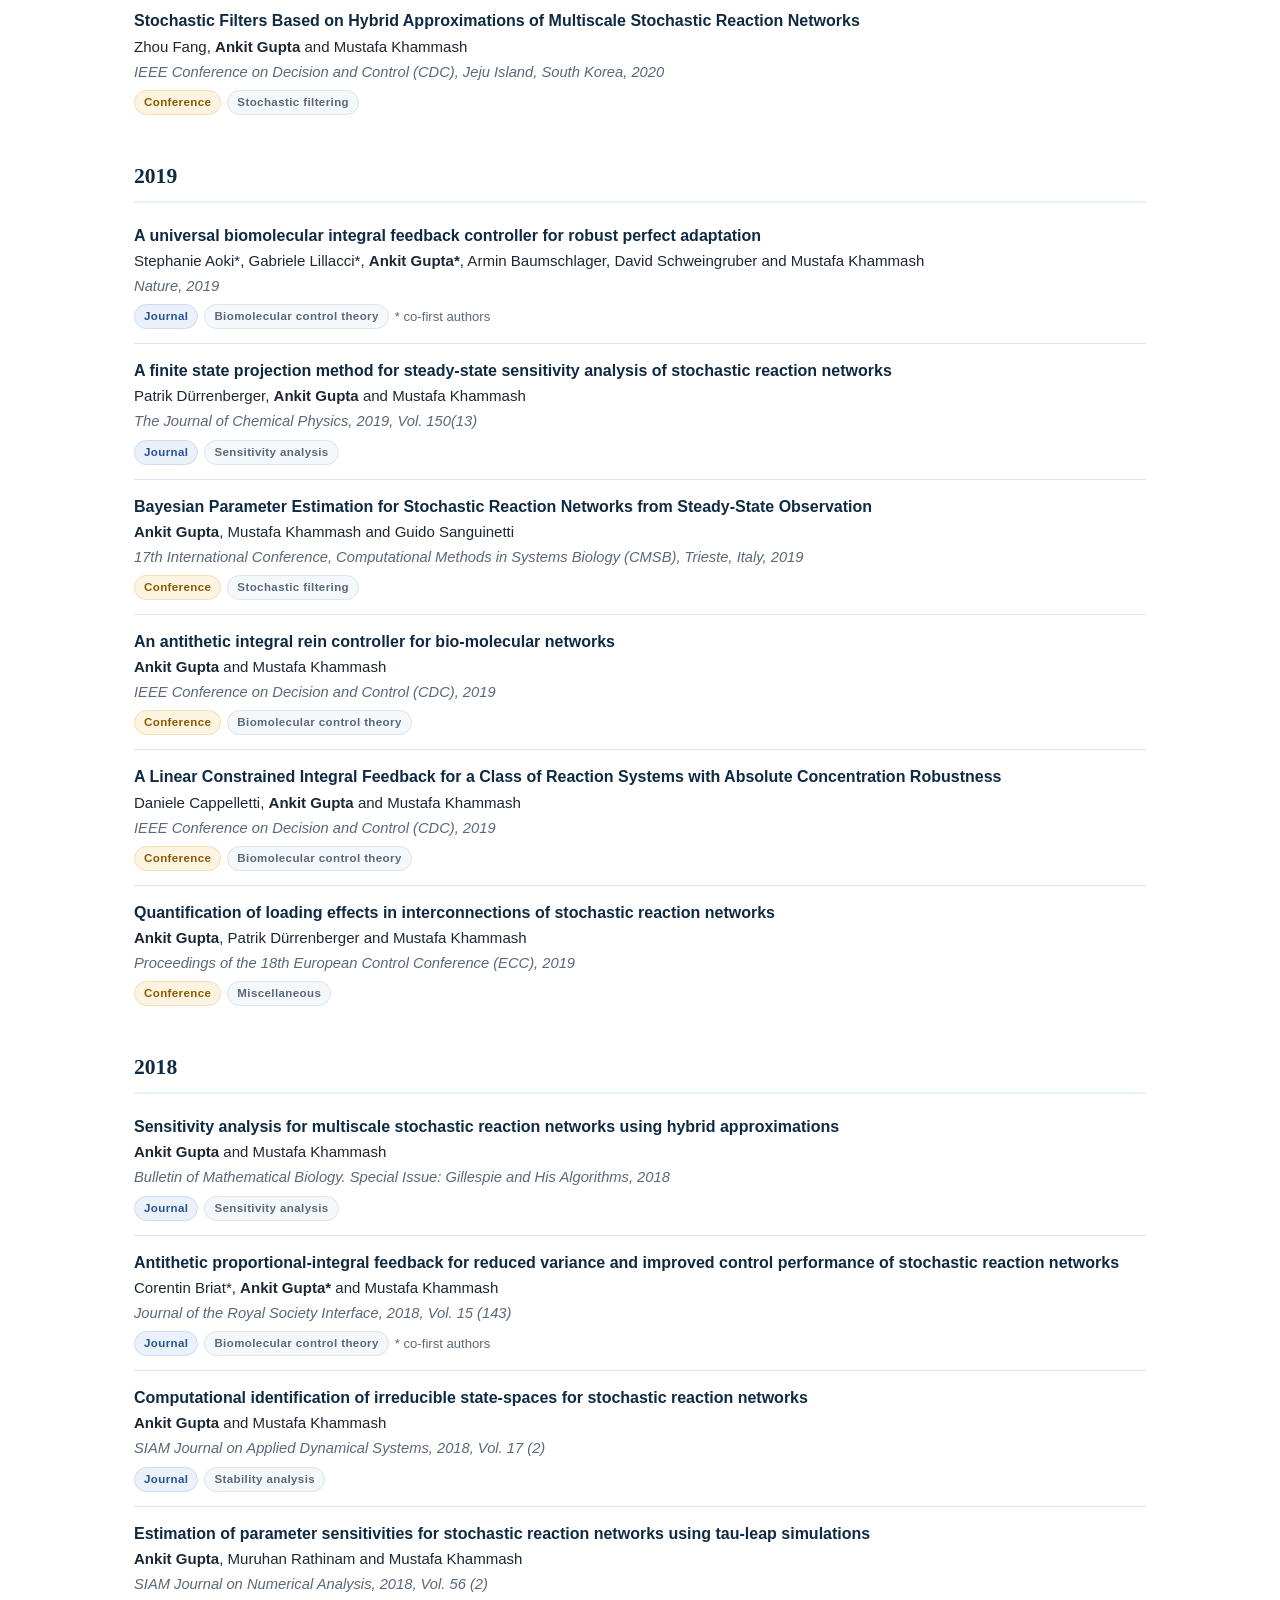
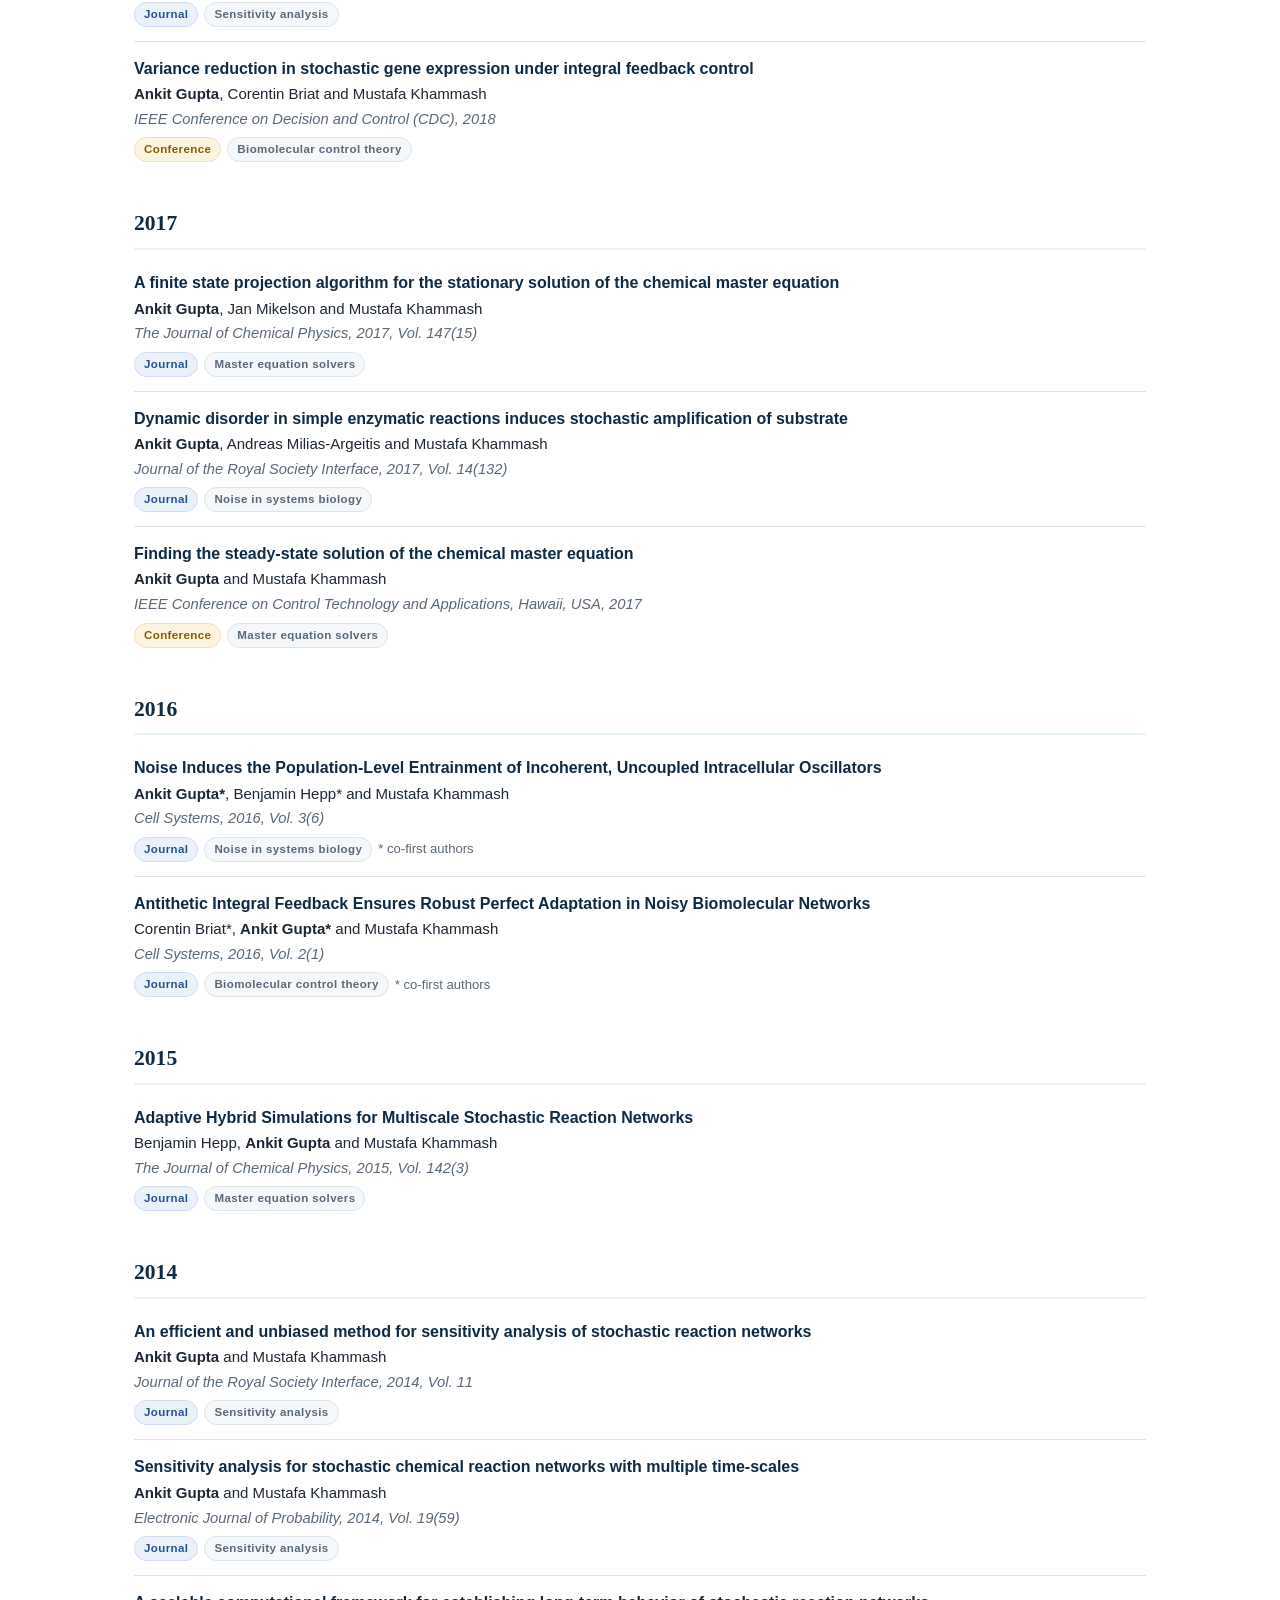
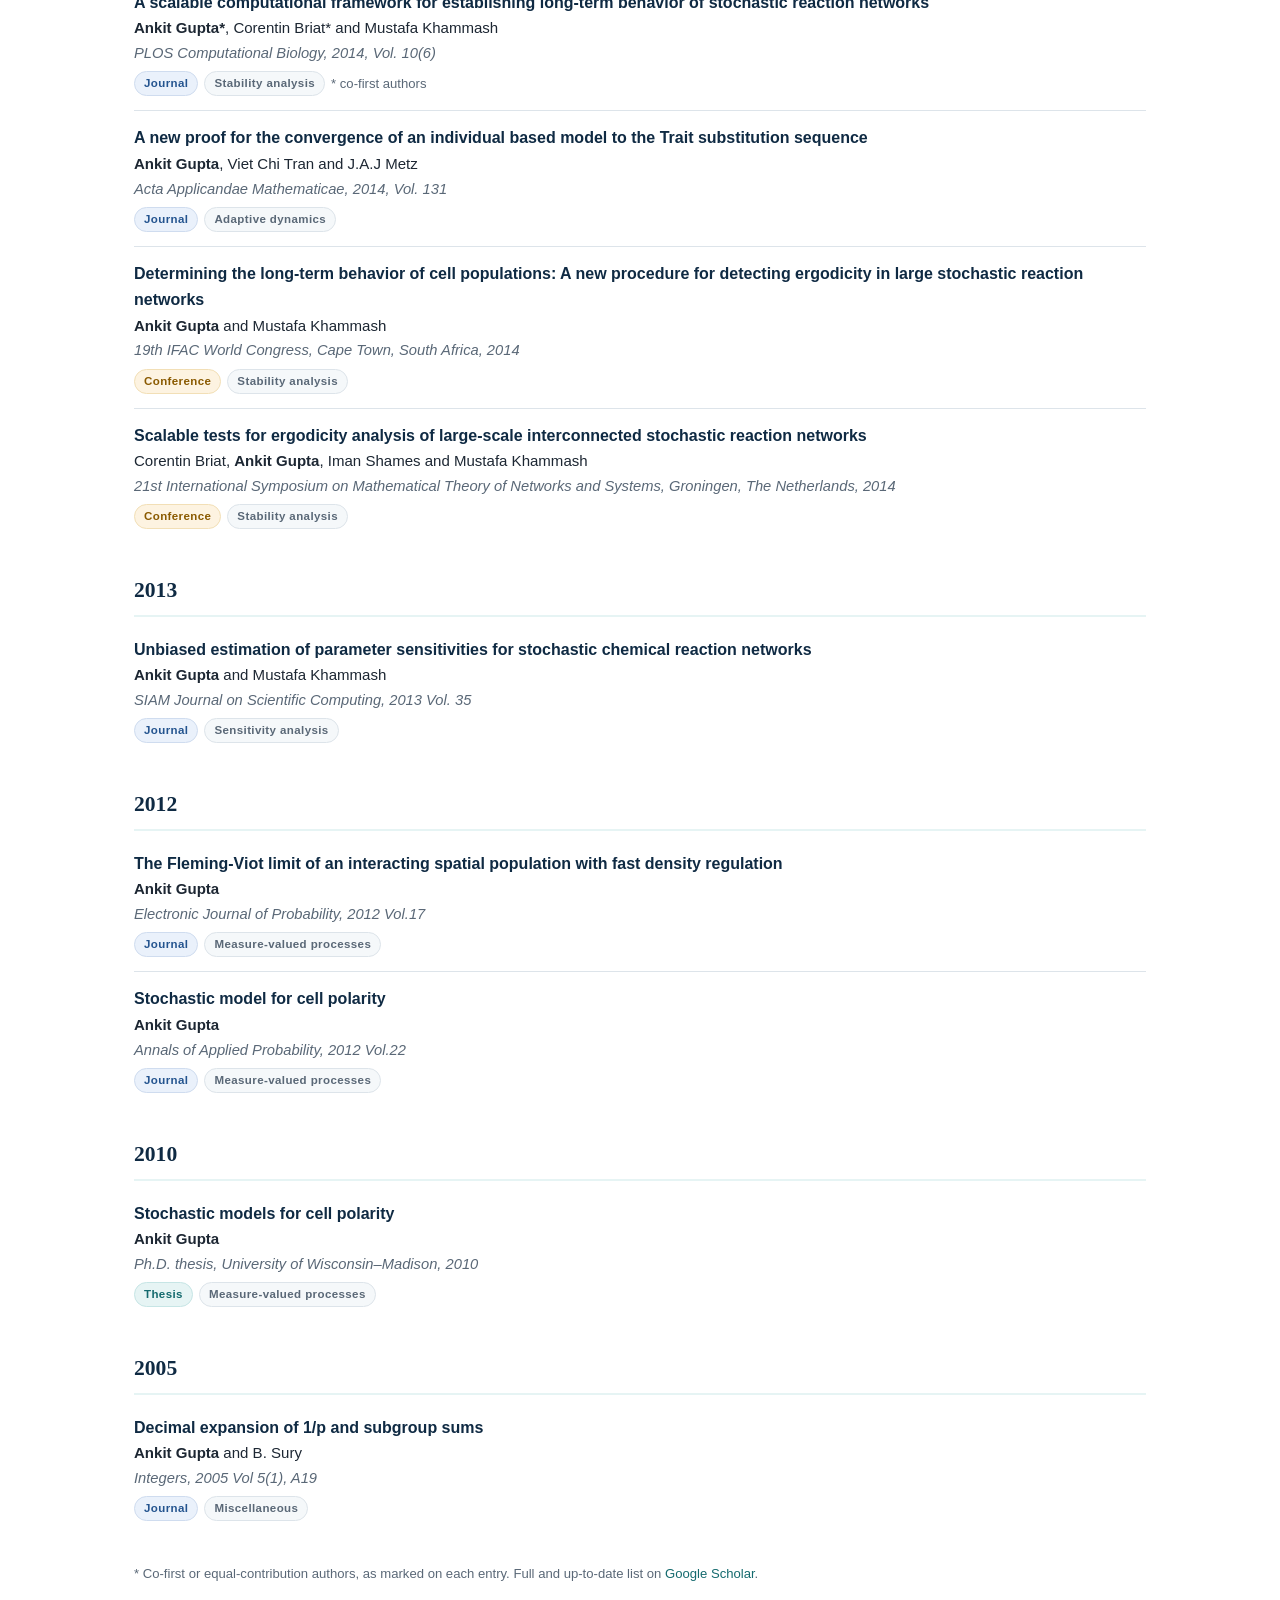
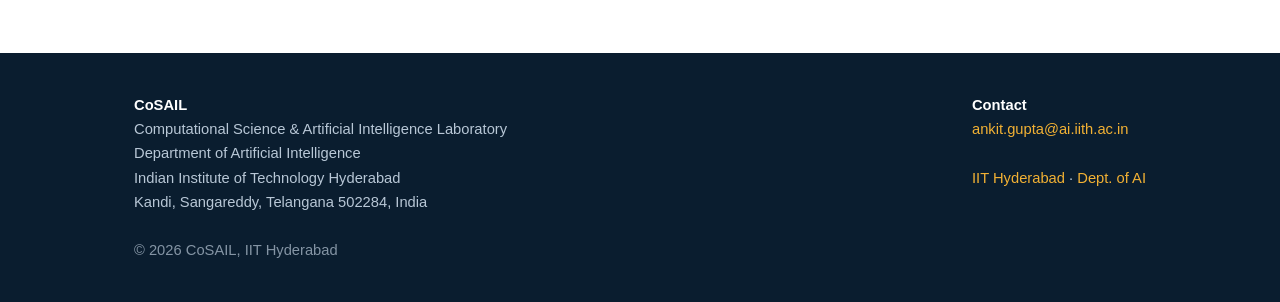
<file: publications.html>
<!DOCTYPE html>
<html lang="en">
<head>
  <meta charset="utf-8">
  <meta name="viewport" content="width=device-width, initial-scale=1">
  <title>Publications | CoSAIL, IIT Hyderabad</title>
  <meta name="description" content="Publications of CoSAIL and Dr. Ankit Gupta: stochastic reaction networks, biomolecular control, master equation solvers, stochastic filtering, and machine learning for stochastic systems.">
  <link rel="stylesheet" href="assets/css/style.css">
  <link rel="icon" type="image/svg+xml" href="assets/img/cosail-mark.svg">
  <link rel="icon" type="image/png" sizes="32x32" href="assets/img/favicon-32.png">
  <link rel="apple-touch-icon" href="assets/img/apple-touch-icon.png">
</head>
<body>

<header class="site">
  <div class="wrap">
    <a class="brand" href="index.html"><img class="brand-mark" src="assets/img/cosail-mark.svg" alt="" width="46" height="40">Co<span>SAIL</span></a>
    <nav aria-label="Main">
      <ul>
        <li><a href="index.html#about">About</a></li>
        <li><a href="index.html#research">Research</a></li>
        <li><a href="index.html#people">People</a></li>
        <li><a href="publications.html" aria-current="page">Publications</a></li>
        <li><a href="software.html">Software</a></li>
        <li><a href="index.html#opportunities">Join</a></li>
        <li><a href="#contact">Contact</a></li>
      </ul>
    </nav>
  </div>
</header>

<main>
  <div class="page-head">
    <div class="wrap">
      <div class="eyebrow">CoSAIL &middot; IIT Hyderabad</div>
      <h1>Publications</h1>
      <p>Journal articles, conference papers and preprints by Ankit Gupta and collaborators. Papers by CoSAIL members will be added here as the lab grows.</p>
    </div>
  </div>

  <section class="tight">
    <div class="wrap">
      <div class="pub-tools">
        <input id="pub-search" type="search" placeholder="Search title, author, venue or year" aria-label="Search publications">
        <select id="pub-topic" aria-label="Filter by topic">
          <option value="">All topics</option>
        </select>
        <div class="seg" id="pub-type" role="group" aria-label="Filter by type">
          <button type="button" data-v="all" aria-pressed="true">All</button>
          <button type="button" data-v="journal" aria-pressed="false">Journal</button>
          <button type="button" data-v="conference" aria-pressed="false">Conference</button>
          <button type="button" data-v="preprint" aria-pressed="false">Preprints</button>
        </div>
        <div class="seg" id="pub-group" role="group" aria-label="Group by">
          <button type="button" data-v="year" aria-pressed="true">By year</button>
          <button type="button" data-v="topic" aria-pressed="false">By topic</button>
          <button type="button" data-v="type" aria-pressed="false">By type</button>
        </div>
      </div>
      <p class="pub-count" id="pub-count" aria-live="polite"></p>
      <div id="pub-list"></div>
      <p class="pub-note" style="margin-top:28px;">* Co-first or equal-contribution authors, as marked on each entry.
        Full and up-to-date list on <a href="https://scholar.google.com/citations?user=DVbAqGoAAAAJ&amp;hl=en" target="_blank" rel="noopener">Google Scholar</a>.</p>
    </div>
  </section>
</main>

<footer id="contact">
  <div class="wrap foot">
    <div>
      <strong>CoSAIL</strong><br>
      Computational Science &amp; Artificial Intelligence Laboratory<br>
      Department of Artificial Intelligence<br>
      Indian Institute of Technology Hyderabad<br>
      Kandi, Sangareddy, Telangana 502284, India
    </div>
    <div>
      <strong>Contact</strong><br>
      <a href="mailto:ankit.gupta@ai.iith.ac.in">ankit.gupta@ai.iith.ac.in</a><br><br>
      <a href="https://www.iith.ac.in/">IIT Hyderabad</a> &middot;
      <a href="https://ai.iith.ac.in/">Dept. of AI</a>
    </div>
  </div>
  <div class="wrap copy">&copy; 2026 CoSAIL, IIT Hyderabad</div>
</footer>

<script src="assets/js/publications-data.js"></script>
<script src="assets/js/publications.js"></script>
</body>
</html>
</file>
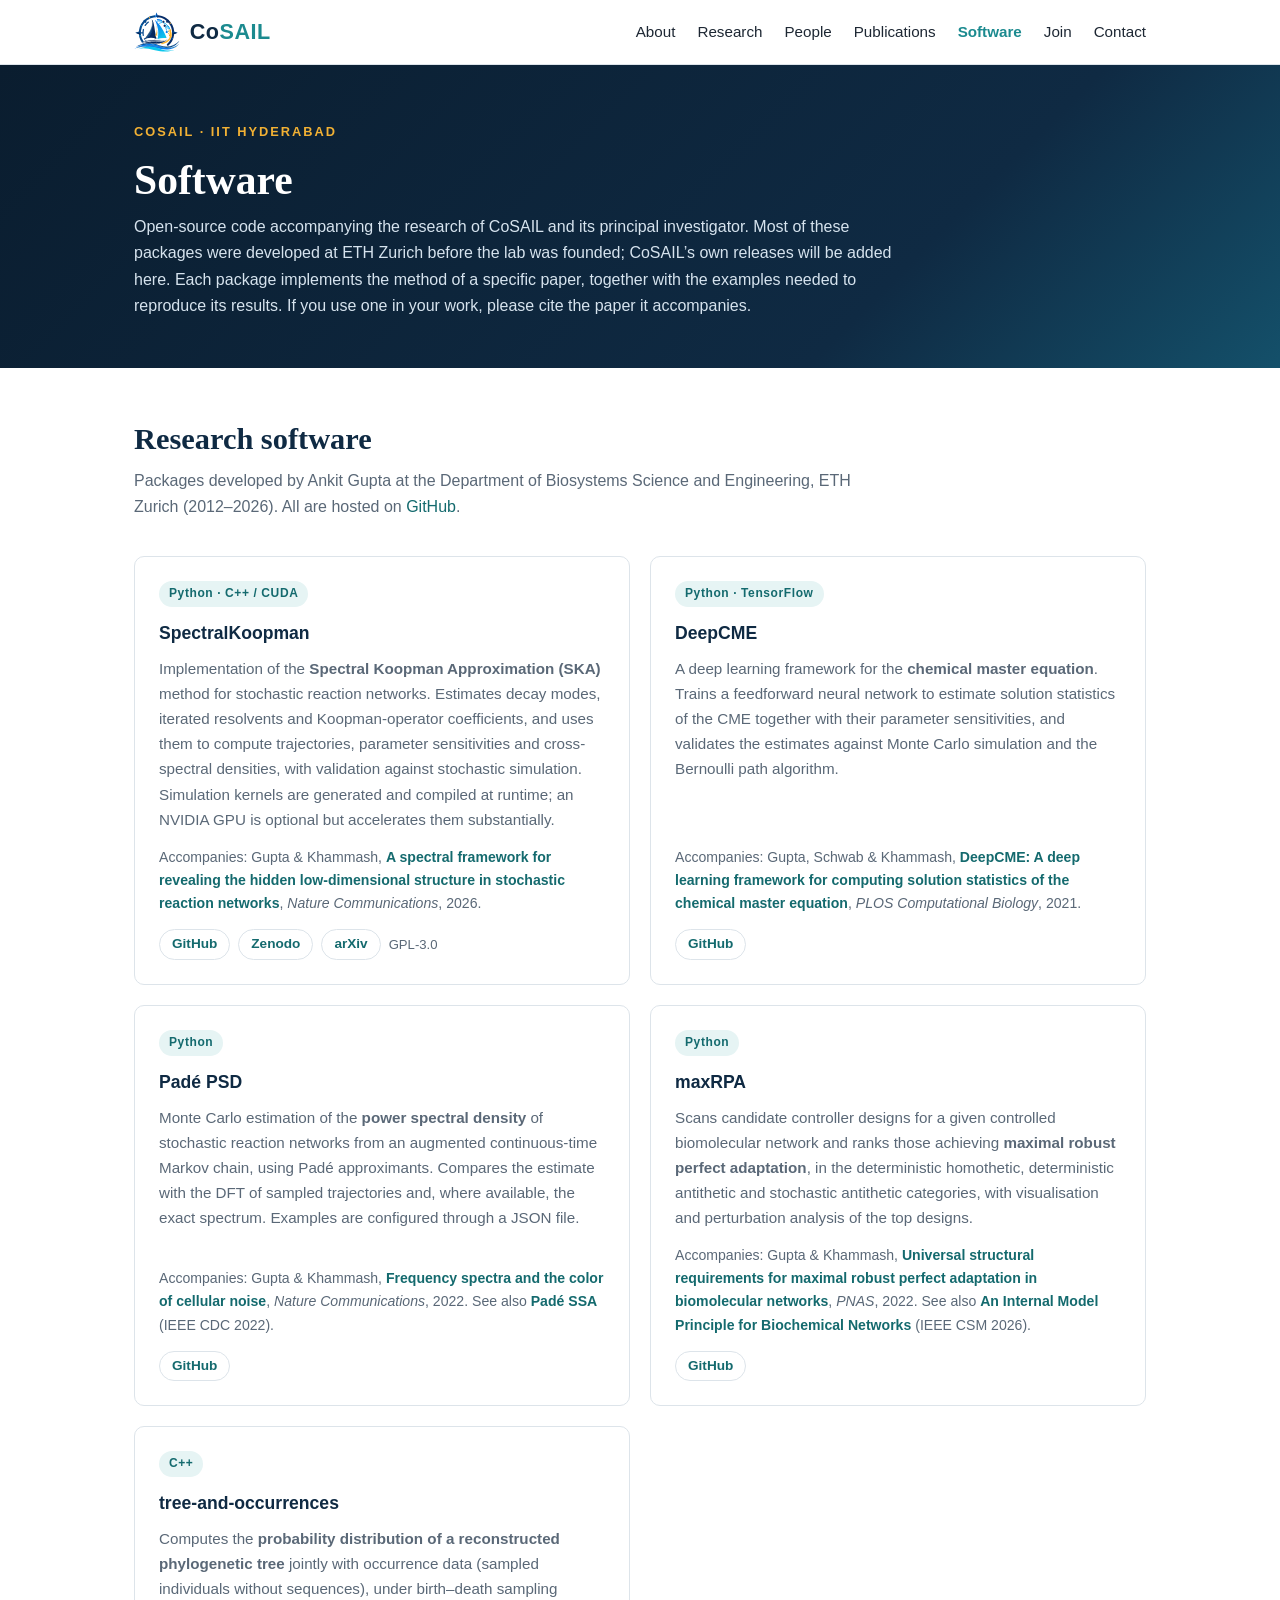
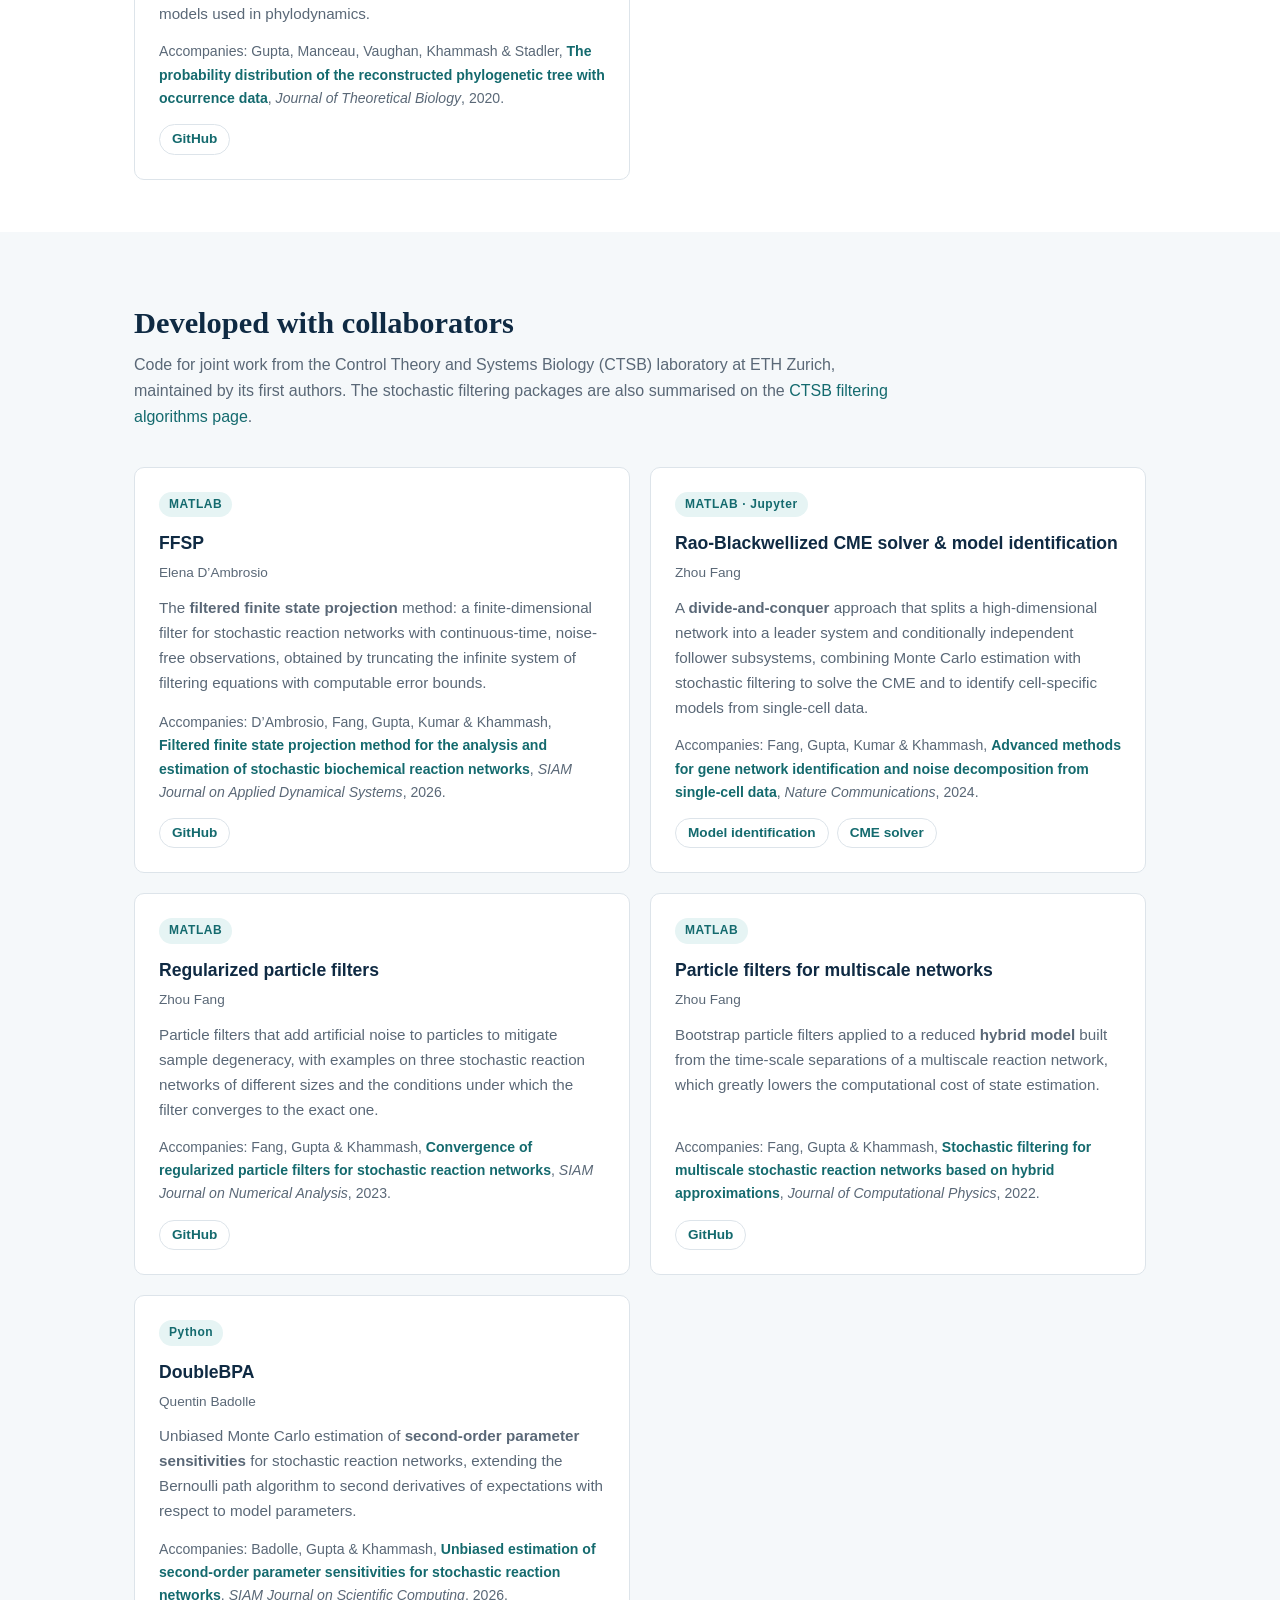
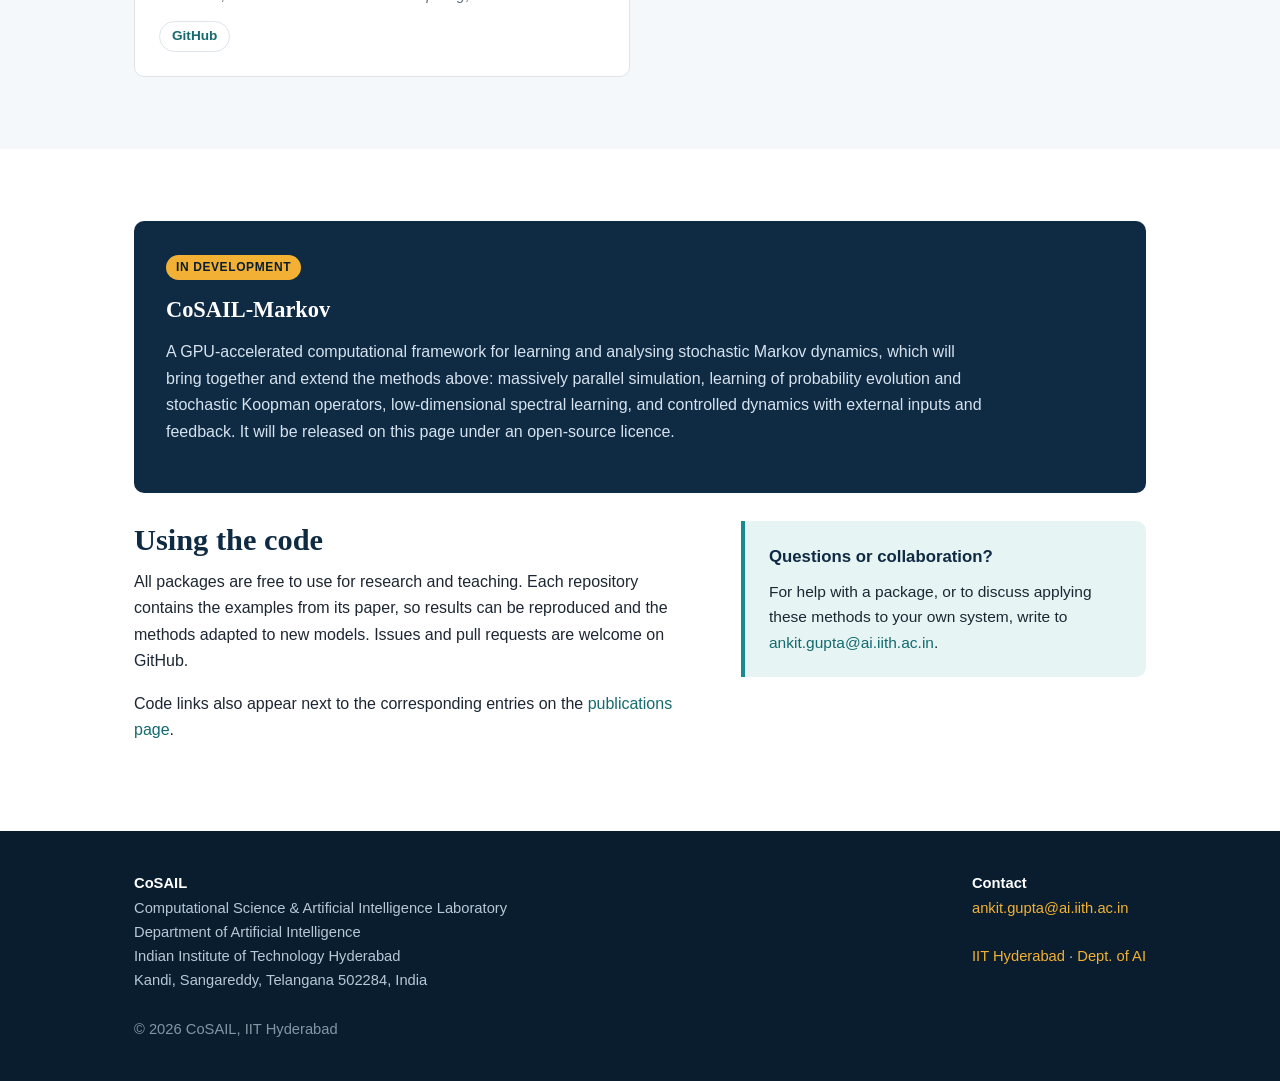
<file: software.html>
<!DOCTYPE html>
<html lang="en">
<head>
  <meta charset="utf-8">
  <meta name="viewport" content="width=device-width, initial-scale=1">
  <title>Software | CoSAIL, IIT Hyderabad</title>
  <meta name="description" content="Open-source research software from CoSAIL and Dr. Ankit Gupta: SpectralKoopman, DeepCME, Padé PSD, maxRPA, stochastic filtering codes and more, each accompanying a published paper.">
  <link rel="stylesheet" href="assets/css/style.css">
  <link rel="icon" type="image/svg+xml" href="assets/img/cosail-mark.svg">
  <link rel="icon" type="image/png" sizes="32x32" href="assets/img/favicon-32.png">
  <link rel="apple-touch-icon" href="assets/img/apple-touch-icon.png">
</head>
<body>

<header class="site">
  <div class="wrap">
    <a class="brand" href="index.html"><img class="brand-mark" src="assets/img/cosail-mark.svg" alt="" width="46" height="40">Co<span>SAIL</span></a>
    <nav aria-label="Main">
      <ul>
        <li><a href="index.html#about">About</a></li>
        <li><a href="index.html#research">Research</a></li>
        <li><a href="index.html#people">People</a></li>
        <li><a href="publications.html">Publications</a></li>
        <li><a href="software.html" aria-current="page">Software</a></li>
        <li><a href="index.html#opportunities">Join</a></li>
        <li><a href="#contact">Contact</a></li>
      </ul>
    </nav>
  </div>
</header>

<main>
  <div class="page-head">
    <div class="wrap">
      <div class="eyebrow">CoSAIL &middot; IIT Hyderabad</div>
      <h1>Software</h1>
      <p>Open-source code accompanying the research of CoSAIL and its principal investigator. Most of these packages
        were developed at ETH Zurich before the lab was founded; CoSAIL&rsquo;s own releases will be added here. Each
        package implements the method of a specific paper, together with the examples needed to reproduce its results.
        If you use one in your work, please cite the paper it accompanies.</p>
    </div>
  </div>

  <section class="tight">
    <div class="wrap">
      <h2>Research software</h2>
      <p class="sub">Packages developed by Ankit Gupta at the Department of Biosystems Science and Engineering, ETH Zurich (2012&ndash;2026).
        All are hosted on <a href="https://github.com/ankitgupta83" target="_blank" rel="noopener">GitHub</a>.</p>

      <div class="grid two sw">

        <article class="card">
          <span class="tag">Python &middot; C++ / CUDA</span>
          <h3><a href="https://github.com/ankitgupta83/SpectralKoopman" target="_blank" rel="noopener">SpectralKoopman</a></h3>
          <p>Implementation of the <strong>Spectral Koopman Approximation (SKA)</strong> method for stochastic reaction networks.
            Estimates decay modes, iterated resolvents and Koopman-operator coefficients, and uses them to compute trajectories,
            parameter sensitivities and cross-spectral densities, with validation against stochastic simulation. Simulation
            kernels are generated and compiled at runtime; an NVIDIA GPU is optional but accelerates them substantially.</p>
          <p class="paper">Accompanies: Gupta &amp; Khammash, <a href="https://doi.org/10.1038/s41467-026-79229-7" target="_blank" rel="noopener">A spectral framework for revealing the hidden low-dimensional structure in stochastic reaction networks</a>, <em>Nature Communications</em>, 2026.</p>
          <div class="sw-links">
            <a href="https://github.com/ankitgupta83/SpectralKoopman" target="_blank" rel="noopener">GitHub</a>
            <a href="https://doi.org/10.5281/zenodo.22831466" target="_blank" rel="noopener">Zenodo</a>
            <a href="https://arxiv.org/abs/2511.23114" target="_blank" rel="noopener">arXiv</a>
            <span class="pub-note">GPL-3.0</span>
          </div>
        </article>

        <article class="card">
          <span class="tag">Python &middot; TensorFlow</span>
          <h3><a href="https://github.com/ankitgupta83/DeepCME" target="_blank" rel="noopener">DeepCME</a></h3>
          <p>A deep learning framework for the <strong>chemical master equation</strong>. Trains a feedforward neural network
            to estimate solution statistics of the CME together with their parameter sensitivities, and validates the
            estimates against Monte Carlo simulation and the Bernoulli path algorithm.</p>
          <p class="paper">Accompanies: Gupta, Schwab &amp; Khammash, <a href="https://journals.plos.org/ploscompbiol/article?id=10.1371/journal.pcbi.1009623" target="_blank" rel="noopener">DeepCME: A deep learning framework for computing solution statistics of the chemical master equation</a>, <em>PLOS Computational Biology</em>, 2021.</p>
          <div class="sw-links">
            <a href="https://github.com/ankitgupta83/DeepCME" target="_blank" rel="noopener">GitHub</a>
          </div>
        </article>

        <article class="card">
          <span class="tag">Python</span>
          <h3><a href="https://github.com/ankitgupta83/PadePSD_python" target="_blank" rel="noopener">Padé PSD</a></h3>
          <p>Monte Carlo estimation of the <strong>power spectral density</strong> of stochastic reaction networks from an
            augmented continuous-time Markov chain, using Padé approximants. Compares the estimate with the DFT of sampled
            trajectories and, where available, the exact spectrum. Examples are configured through a JSON file.</p>
          <p class="paper">Accompanies: Gupta &amp; Khammash, <a href="https://www.nature.com/articles/s41467-022-31263-x" target="_blank" rel="noopener">Frequency spectra and the color of cellular noise</a>, <em>Nature Communications</em>, 2022.
            See also <a href="https://www.biorxiv.org/content/10.1101/2022.03.31.486511v1" target="_blank" rel="noopener">Padé SSA</a> (IEEE CDC 2022).</p>
          <div class="sw-links">
            <a href="https://github.com/ankitgupta83/PadePSD_python" target="_blank" rel="noopener">GitHub</a>
          </div>
        </article>

        <article class="card">
          <span class="tag">Python</span>
          <h3><a href="https://github.com/ankitgupta83/maxRPA" target="_blank" rel="noopener">maxRPA</a></h3>
          <p>Scans candidate controller designs for a given controlled biomolecular network and ranks those achieving
            <strong>maximal robust perfect adaptation</strong>, in the deterministic homothetic, deterministic antithetic
            and stochastic antithetic categories, with visualisation and perturbation analysis of the top designs.</p>
          <p class="paper">Accompanies: Gupta &amp; Khammash, <a href="https://www.pnas.org/doi/10.1073/pnas.2207802119" target="_blank" rel="noopener">Universal structural requirements for maximal robust perfect adaptation in biomolecular networks</a>, <em>PNAS</em>, 2022.
            See also <a href="https://ieeexplore.ieee.org/document/11363095" target="_blank" rel="noopener">An Internal Model Principle for Biochemical Networks</a> (IEEE CSM 2026).</p>
          <div class="sw-links">
            <a href="https://github.com/ankitgupta83/maxRPA" target="_blank" rel="noopener">GitHub</a>
          </div>
        </article>

        <article class="card">
          <span class="tag">C++</span>
          <h3><a href="https://github.com/ankitgupta83/tree-and-occurrences" target="_blank" rel="noopener">tree-and-occurrences</a></h3>
          <p>Computes the <strong>probability distribution of a reconstructed phylogenetic tree</strong> jointly with occurrence
            data (sampled individuals without sequences), under birth&ndash;death sampling models used in phylodynamics.</p>
          <p class="paper">Accompanies: Gupta, Manceau, Vaughan, Khammash &amp; Stadler, <a href="https://www.sciencedirect.com/science/article/pii/S0022519319304849" target="_blank" rel="noopener">The probability distribution of the reconstructed phylogenetic tree with occurrence data</a>, <em>Journal of Theoretical Biology</em>, 2020.</p>
          <div class="sw-links">
            <a href="https://github.com/ankitgupta83/tree-and-occurrences" target="_blank" rel="noopener">GitHub</a>
          </div>
        </article>

      </div>
    </div>
  </section>

  <section class="alt">
    <div class="wrap">
      <h2>Developed with collaborators</h2>
      <p class="sub">Code for joint work from the Control Theory and Systems Biology (CTSB) laboratory at ETH Zurich, maintained
        by its first authors. The stochastic filtering packages are also summarised on the
        <a href="https://zhoufang92.github.io/FilteringAlgorithmCTSB.github.io/" target="_blank" rel="noopener">CTSB filtering algorithms page</a>.</p>

      <div class="grid two sw">

        <article class="card">
          <span class="tag">MATLAB</span>
          <h3><a href="https://github.com/EleSofi/FFSP_project" target="_blank" rel="noopener">FFSP</a></h3>
          <div class="by">Elena D&rsquo;Ambrosio</div>
          <p>The <strong>filtered finite state projection</strong> method: a finite-dimensional filter for stochastic reaction
            networks with continuous-time, noise-free observations, obtained by truncating the infinite system of filtering
            equations with computable error bounds.</p>
          <p class="paper">Accompanies: D&rsquo;Ambrosio, Fang, Gupta, Kumar &amp; Khammash, <a href="https://epubs.siam.org/doi/full/10.1137/24M1707614" target="_blank" rel="noopener">Filtered finite state projection method for the analysis and estimation of stochastic biochemical reaction networks</a>, <em>SIAM Journal on Applied Dynamical Systems</em>, 2026.</p>
          <div class="sw-links">
            <a href="https://github.com/EleSofi/FFSP_project" target="_blank" rel="noopener">GitHub</a>
          </div>
        </article>

        <article class="card">
          <span class="tag">MATLAB &middot; Jupyter</span>
          <h3><a href="https://github.com/ZhouFang92/Rao-Blackwell-method-for-cell-specific-model-identification" target="_blank" rel="noopener">Rao-Blackwellized CME solver &amp; model identification</a></h3>
          <div class="by">Zhou Fang</div>
          <p>A <strong>divide-and-conquer</strong> approach that splits a high-dimensional network into a leader system and
            conditionally independent follower subsystems, combining Monte Carlo estimation with stochastic filtering to
            solve the CME and to identify cell-specific models from single-cell data.</p>
          <p class="paper">Accompanies: Fang, Gupta, Kumar &amp; Khammash, <a href="https://doi.org/10.1038/s41467-024-49177-1" target="_blank" rel="noopener">Advanced methods for gene network identification and noise decomposition from single-cell data</a>, <em>Nature Communications</em>, 2024.</p>
          <div class="sw-links">
            <a href="https://github.com/ZhouFang92/Rao-Blackwell-method-for-cell-specific-model-identification" target="_blank" rel="noopener">Model identification</a>
            <a href="https://github.com/ZhouFang92/Rao-Blackwellized-CME-solver" target="_blank" rel="noopener">CME solver</a>
          </div>
        </article>

        <article class="card">
          <span class="tag">MATLAB</span>
          <h3><a href="https://github.com/ZhouFang92/Regularized-particle-filter-for-stochastic-reaction-networks" target="_blank" rel="noopener">Regularized particle filters</a></h3>
          <div class="by">Zhou Fang</div>
          <p>Particle filters that add artificial noise to particles to mitigate sample degeneracy, with examples on
            three stochastic reaction networks of different sizes and the conditions under which the filter converges
            to the exact one.</p>
          <p class="paper">Accompanies: Fang, Gupta &amp; Khammash, <a href="https://epubs.siam.org/doi/10.1137/21M1453025" target="_blank" rel="noopener">Convergence of regularized particle filters for stochastic reaction networks</a>, <em>SIAM Journal on Numerical Analysis</em>, 2023.</p>
          <div class="sw-links">
            <a href="https://github.com/ZhouFang92/Regularized-particle-filter-for-stochastic-reaction-networks" target="_blank" rel="noopener">GitHub</a>
          </div>
        </article>

        <article class="card">
          <span class="tag">MATLAB</span>
          <h3><a href="https://github.com/ZhouFang92/Particle-filters-for-multi-scale-CRNs-v.1" target="_blank" rel="noopener">Particle filters for multiscale networks</a></h3>
          <div class="by">Zhou Fang</div>
          <p>Bootstrap particle filters applied to a reduced <strong>hybrid model</strong> built from the time-scale separations
            of a multiscale reaction network, which greatly lowers the computational cost of state estimation.</p>
          <p class="paper">Accompanies: Fang, Gupta &amp; Khammash, <a href="https://www.sciencedirect.com/science/article/pii/S0021999122005034" target="_blank" rel="noopener">Stochastic filtering for multiscale stochastic reaction networks based on hybrid approximations</a>, <em>Journal of Computational Physics</em>, 2022.</p>
          <div class="sw-links">
            <a href="https://github.com/ZhouFang92/Particle-filters-for-multi-scale-CRNs-v.1" target="_blank" rel="noopener">GitHub</a>
          </div>
        </article>

        <article class="card">
          <span class="tag">Python</span>
          <h3><a href="https://github.com/quentin-badolle/DoubleBPA" target="_blank" rel="noopener">DoubleBPA</a></h3>
          <div class="by">Quentin Badolle</div>
          <p>Unbiased Monte Carlo estimation of <strong>second-order parameter sensitivities</strong> for stochastic reaction
            networks, extending the Bernoulli path algorithm to second derivatives of expectations with respect to
            model parameters.</p>
          <p class="paper">Accompanies: Badolle, Gupta &amp; Khammash, <a href="https://epubs.siam.org/doi/10.1137/24M1710097" target="_blank" rel="noopener">Unbiased estimation of second-order parameter sensitivities for stochastic reaction networks</a>, <em>SIAM Journal on Scientific Computing</em>, 2026.</p>
          <div class="sw-links">
            <a href="https://github.com/quentin-badolle/DoubleBPA" target="_blank" rel="noopener">GitHub</a>
          </div>
        </article>

      </div>
    </div>
  </section>

  <section>
    <div class="wrap">
      <div class="core">
        <span class="tag">IN DEVELOPMENT</span>
        <h3>CoSAIL-Markov</h3>
        <p>A GPU-accelerated computational framework for learning and analysing stochastic Markov dynamics, which will bring
          together and extend the methods above: massively parallel simulation, learning of probability evolution and
          stochastic Koopman operators, low-dimensional spectral learning, and controlled dynamics with external inputs and
          feedback. It will be released on this page under an open-source licence.</p>
      </div>
      <div class="two-col">
        <div>
          <h2>Using the code</h2>
          <p>All packages are free to use for research and teaching. Each repository contains the examples from its paper,
            so results can be reproduced and the methods adapted to new models. Issues and pull requests are welcome on GitHub.</p>
          <p>Code links also appear next to the corresponding entries on the <a href="publications.html">publications page</a>.</p>
        </div>
        <aside class="callout">
          <h3>Questions or collaboration?</h3>
          <p>For help with a package, or to discuss applying these methods to your own system, write to
            <a href="mailto:ankit.gupta@ai.iith.ac.in">ankit.gupta@ai.iith.ac.in</a>.</p>
        </aside>
      </div>
    </div>
  </section>
</main>

<footer id="contact">
  <div class="wrap foot">
    <div>
      <strong>CoSAIL</strong><br>
      Computational Science &amp; Artificial Intelligence Laboratory<br>
      Department of Artificial Intelligence<br>
      Indian Institute of Technology Hyderabad<br>
      Kandi, Sangareddy, Telangana 502284, India
    </div>
    <div>
      <strong>Contact</strong><br>
      <a href="mailto:ankit.gupta@ai.iith.ac.in">ankit.gupta@ai.iith.ac.in</a><br><br>
      <a href="https://www.iith.ac.in/">IIT Hyderabad</a> &middot;
      <a href="https://ai.iith.ac.in/">Dept. of AI</a>
    </div>
  </div>
  <div class="wrap copy">&copy; 2026 CoSAIL, IIT Hyderabad</div>
</footer>

</body>
</html>
</file>
<file: assets/css/style.css>
/* CoSAIL website: shared styles */
:root {
  --navy: #0f2a43;
  --navy-dark: #0a1d2f;
  --teal: #1b8a8f;
  --teal-dark: #146a6e;
  --teal-light: #e6f4f4;
  --gold: #f2b134;
  --text: #1d2733;
  --muted: #5a6877;
  --bg: #ffffff;
  --bg-alt: #f5f8fa;
  --border: #dde4ea;
  --radius: 10px;
  --max: 1060px;
  --serif: Georgia, "Times New Roman", serif;
}
* { box-sizing: border-box; }
html { scroll-behavior: smooth; scroll-padding-top: 80px; }
body {
  margin: 0;
  font-family: -apple-system, BlinkMacSystemFont, "Segoe UI", Roboto, "Helvetica Neue", Arial, sans-serif;
  color: var(--text);
  background: var(--bg);
  line-height: 1.65;
}
a { color: var(--teal-dark); text-decoration: none; }
a:hover { text-decoration: underline; }
img { max-width: 100%; display: block; }
.wrap { max-width: var(--max); margin: 0 auto; padding: 0 24px; }
p { margin: 0 0 16px; }

/* ---------- Header ---------- */
header.site {
  position: sticky; top: 0; z-index: 10;
  background: rgba(255,255,255,0.96);
  backdrop-filter: blur(6px);
  border-bottom: 1px solid var(--border);
}
header.site .wrap { display: flex; align-items: center; justify-content: space-between; height: 64px; }
.brand { font-weight: 800; font-size: 1.35rem; letter-spacing: 0.5px; color: var(--navy); }
.brand span { color: var(--teal); }
.brand:hover { text-decoration: none; }
.brand { display: inline-flex; align-items: center; }
.brand-mark { height: 40px; width: auto; display: block; margin-right: 10px; }
nav ul { list-style: none; display: flex; gap: 22px; margin: 0; padding: 0; }
nav a { color: var(--text); font-size: 0.95rem; font-weight: 500; }
nav a:hover, nav a[aria-current="page"] { color: var(--teal); text-decoration: none; }
nav a[aria-current="page"] { font-weight: 700; }

/* ---------- Hero (home) ---------- */
.hero {
  background: linear-gradient(135deg, var(--navy-dark), var(--navy) 60%, #14506a);
  color: #fff;
  padding: 88px 0 80px;
}
.eyebrow {
  text-transform: uppercase; letter-spacing: 2px; font-size: 0.8rem;
  color: var(--gold); font-weight: 600; margin-bottom: 14px;
}
.hero h1 {
  font-family: var(--serif);
  font-size: clamp(2rem, 5vw, 3.2rem);
  line-height: 1.15; margin: 0 0 20px; font-weight: 700;
}
.hero p.lead { font-size: 1.15rem; max-width: 720px; color: #d6e3ee; margin: 0 0 30px; }
.btn {
  display: inline-block; padding: 11px 24px; border-radius: 6px;
  font-weight: 600; font-size: 0.95rem; margin: 0 10px 10px 0;
}
.btn.primary { background: var(--gold); color: var(--navy-dark); }
.btn.primary:hover { background: #ffc24d; text-decoration: none; }
.btn.ghost { border: 1.5px solid rgba(255,255,255,0.6); color: #fff; }
.btn.ghost:hover { background: rgba(255,255,255,0.12); text-decoration: none; }
.btn.outline { border: 1.5px solid var(--teal); color: var(--teal-dark); }
.btn.outline:hover { background: var(--teal-light); text-decoration: none; }

/* ---------- Page header (inner pages) ---------- */
.page-head {
  background: linear-gradient(135deg, var(--navy-dark), var(--navy) 70%, #14506a);
  color: #fff; padding: 56px 0 48px;
}
.page-head h1 { font-family: var(--serif); font-size: clamp(1.8rem, 4vw, 2.6rem); margin: 0 0 8px; line-height: 1.2; }
.page-head p { color: #d6e3ee; margin: 0; max-width: 760px; }

/* ---------- Sections ---------- */
section { padding: 72px 0; }
section.tight { padding: 52px 0; }
section.alt { background: var(--bg-alt); }
h2 { font-family: var(--serif); font-size: 1.9rem; color: var(--navy); margin: 0 0 10px; line-height: 1.25; }
h2 + .sub { color: var(--muted); margin: 0 0 36px; max-width: 760px; }
h3 { color: var(--navy); }

.two-col { display: grid; grid-template-columns: 1.4fr 1fr; gap: 40px; align-items: start; }
.callout {
  background: var(--teal-light); border-left: 4px solid var(--teal);
  padding: 22px 24px; border-radius: 0 var(--radius) var(--radius) 0;
}
.callout h3 { margin: 0 0 8px; font-size: 1.05rem; }
.callout p { margin: 0; font-size: 0.97rem; }

/* ---------- Cards ---------- */
.grid { display: grid; gap: 20px; }
.grid.three { grid-template-columns: repeat(3, 1fr); }
.grid.two { grid-template-columns: repeat(2, 1fr); }
.card {
  background: #fff; border: 1px solid var(--border); border-radius: var(--radius);
  padding: 24px; transition: box-shadow .2s, transform .2s;
}
.card:hover { box-shadow: 0 8px 24px rgba(15,42,67,0.09); transform: translateY(-2px); }
.tag {
  display: inline-block; font-size: 0.75rem; font-weight: 700; letter-spacing: 0.6px;
  color: var(--teal-dark); background: var(--teal-light); padding: 3px 10px; border-radius: 20px;
  margin-bottom: 12px;
}
.card h3 { margin: 0 0 8px; font-size: 1.1rem; }
.card p { margin: 0; font-size: 0.95rem; color: var(--muted); }

.core { background: var(--navy); color: #fff; border-radius: var(--radius); padding: 32px; margin-bottom: 28px; }
.core .tag { color: var(--navy-dark); background: var(--gold); }
.core h3 { margin: 0 0 10px; font-size: 1.4rem; font-family: var(--serif); color: #fff; }
.core p { color: #d6e3ee; max-width: 820px; }
.core ul { margin: 14px 0 0; padding-left: 20px; color: #d6e3ee; columns: 2; }

/* ---------- People ---------- */
.person { display: flex; gap: 24px; align-items: center; }
.person > a { flex: none; line-height: 0; }
.person img.photo { flex: none; width: 112px; height: 112px; max-width: none; border-radius: 50%; object-fit: cover; border: 3px solid #fff; box-shadow: 0 4px 14px rgba(15,42,67,0.15); }
.person > div { min-width: 0; }
.person h3 { margin: 0; font-size: 1.25rem; }
.person .role { color: var(--muted); margin: 2px 0 8px; font-size: 0.95rem; }

ul.checks { list-style: none; padding: 0; margin: 0; }
ul.checks li { padding-left: 28px; position: relative; margin-bottom: 10px; }
ul.checks li::before {
  content: ""; position: absolute; left: 0; top: 9px;
  width: 12px; height: 12px; border-radius: 50%; background: var(--teal);
}

/* ---------- News ---------- */
ul.news { list-style: none; margin: 0; padding: 0; }
ul.news li { display: grid; grid-template-columns: 110px 1fr; gap: 16px; padding: 14px 0; border-bottom: 1px solid var(--border); }
ul.news li:last-child { border-bottom: 0; }
ul.news time { color: var(--teal-dark); font-weight: 700; font-size: 0.9rem; }

/* ---------- PI profile ---------- */
.profile-head { display: grid; grid-template-columns: 220px 1fr; gap: 40px; align-items: center; }
.profile-head img { width: 220px; height: 220px; border-radius: 50%; object-fit: cover; border: 4px solid rgba(255,255,255,0.85); }
.profile-head .title { color: var(--gold); font-weight: 600; margin: 0 0 14px; }
.links { display: flex; flex-wrap: wrap; gap: 10px; margin-top: 18px; }
.links a {
  color: #fff; border: 1px solid rgba(255,255,255,0.45); padding: 5px 14px; border-radius: 20px; font-size: 0.88rem;
}
.links a:hover { background: rgba(255,255,255,0.12); text-decoration: none; }

.subnav { background: #fff; border-bottom: 1px solid var(--border); }
.subnav ul { list-style: none; display: flex; flex-wrap: wrap; gap: 6px 22px; margin: 0; padding: 14px 0; }
.subnav a { color: var(--muted); font-size: 0.9rem; font-weight: 600; }

.timeline { list-style: none; margin: 0; padding: 0; }
.timeline li { display: grid; grid-template-columns: 170px 1fr; gap: 20px; padding: 12px 0; border-bottom: 1px solid var(--border); }
.timeline li:last-child { border-bottom: 0; }
.timeline .when { color: var(--teal-dark); font-weight: 700; font-size: 0.9rem; }
.timeline .what strong { color: var(--navy); }
.timeline .what span { color: var(--muted); display: block; font-size: 0.95rem; }

ul.plain { margin: 0; padding-left: 20px; }
ul.plain li { margin-bottom: 8px; }
h3.block { font-size: 1.1rem; margin: 30px 0 12px; }
h3.block:first-child { margin-top: 0; }

details.more { margin-top: 14px; }
details.more summary { cursor: pointer; color: var(--teal-dark); font-weight: 600; }
details.more[open] summary { margin-bottom: 12px; }
ol.talks { margin: 0; padding-left: 22px; columns: 2; column-gap: 40px; font-size: 0.93rem; }
ol.talks li { break-inside: avoid; margin-bottom: 8px; }

/* ---------- Publications ---------- */
.pub-tools { display: flex; flex-wrap: wrap; gap: 12px; align-items: center; margin-bottom: 26px; }
.pub-tools input, .pub-tools select {
  font: inherit; font-size: 0.95rem; padding: 9px 12px; border: 1px solid var(--border); border-radius: 6px; background: #fff; color: var(--text);
}
.pub-tools input { flex: 1 1 260px; min-width: 0; }
.seg { display: inline-flex; border: 1px solid var(--border); border-radius: 6px; overflow: hidden; }
.seg button {
  font: inherit; font-size: 0.9rem; padding: 9px 14px; border: 0; background: #fff; color: var(--muted); cursor: pointer;
}
.seg button + button { border-left: 1px solid var(--border); }
.seg button[aria-pressed="true"] { background: var(--navy); color: #fff; }
.pub-count { color: var(--muted); font-size: 0.9rem; margin: -10px 0 18px; }
.pub-group h3 { font-family: var(--serif); font-size: 1.35rem; margin: 30px 0 6px; padding-bottom: 6px; border-bottom: 2px solid var(--teal-light); }
ol.pubs { list-style: none; margin: 0; padding: 0; }
ol.pubs li { padding: 14px 0; border-bottom: 1px solid var(--border); }
ol.pubs li:last-child { border-bottom: 0; }
.pub-title { font-weight: 600; color: var(--navy); }
a.pub-title { color: var(--navy); }
a.pub-title:hover { color: var(--teal-dark); }
.pub-authors { font-size: 0.94rem; }
.pub-authors .me { font-weight: 700; }
.pub-venue { font-size: 0.92rem; color: var(--muted); font-style: italic; }
.pub-meta { margin-top: 6px; display: flex; flex-wrap: wrap; gap: 6px; align-items: center; }
.pill { font-size: 0.72rem; font-weight: 700; letter-spacing: 0.4px; padding: 2px 9px; border-radius: 20px; background: var(--bg-alt); color: var(--muted); border: 1px solid var(--border); }
.pill.type-journal { background: #eaf1fb; color: #24548f; border-color: #cfdcef; }
.pill.type-conference { background: #fdf3e1; color: #8a5a00; border-color: #f2dfb6; }
.pill.type-preprint { background: #f1ecfa; color: #5b3d99; border-color: #ddd2f1; }
.pill.type-thesis { background: var(--teal-light); color: var(--teal-dark); border-color: #c6e5e5; }
.pub-meta a { font-size: 0.85rem; font-weight: 600; }
.pub-note { font-size: 0.82rem; color: var(--muted); }
.empty { color: var(--muted); padding: 30px 0; }

/* ---------- Software ---------- */
.sw .card { display: flex; flex-direction: column; }
.sw .card .tag { align-self: flex-start; }
.sw .card h3 a { color: inherit; }
.sw .card h3 a:hover { color: var(--teal-dark); text-decoration: none; }
.sw .card > p:not(.paper) { flex: 1; }
.sw .by { font-size: 0.85rem; color: var(--muted); margin: -4px 0 10px; }
.sw .paper { margin: 14px 0 0; font-size: 0.88rem; color: var(--muted); }
.sw .paper a { font-weight: 600; }
.sw-links { display: flex; flex-wrap: wrap; gap: 8px; align-items: center; margin-top: 14px; }
.sw-links a { font-size: 0.85rem; font-weight: 600; border: 1px solid var(--border); border-radius: 20px; padding: 3px 12px; }
.sw-links a:hover { background: var(--teal-light); text-decoration: none; }

/* ---------- Hero logo ---------- */
.hero-grid { display: grid; grid-template-columns: 1fr auto; gap: 48px; align-items: center; }
.hero-logo { background: #fff; border-radius: 24px; padding: 18px 22px; box-shadow: 0 16px 40px rgba(0,0,0,0.28); }
.hero-logo img { display: block; width: 220px; height: auto; }

/* ---------- Footer ---------- */
footer { background: var(--navy-dark); color: #b8c7d6; padding: 40px 0; font-size: 0.92rem; }
footer a { color: var(--gold); }
footer strong { color: #fff; }
.foot { display: flex; justify-content: space-between; gap: 30px; flex-wrap: wrap; }
.copy { margin-top: 24px; opacity: .7; }

/* ---------- Responsive ---------- */
@media (max-width: 820px) {
  .hero-grid { grid-template-columns: 1fr; gap: 0; }
  .hero-logo { order: -1; width: max-content; margin: 0 auto 28px; padding: 12px 14px; border-radius: 18px; }
  .hero-logo img { width: 140px; }
  .brand-mark { height: 34px; }
  .two-col, .grid.three, .grid.two { grid-template-columns: 1fr; }
  .core ul, ol.talks { columns: 1; }
  nav ul { gap: 14px; flex-wrap: wrap; justify-content: center; }
  nav a { font-size: 0.88rem; }
  header.site .wrap { height: auto; padding-top: 12px; padding-bottom: 12px; flex-direction: column; gap: 8px; }
  html { scroll-padding-top: 120px; }
  .hero { padding: 60px 0; }
  section { padding: 52px 0; }
  .profile-head { grid-template-columns: 1fr; gap: 24px; text-align: left; }
  .profile-head img { width: 150px; height: 150px; }
  .timeline li, ul.news li { grid-template-columns: 1fr; gap: 2px; }
  .person { align-items: flex-start; }
  .person img.photo { width: 84px; height: 84px; }
}
</file>
